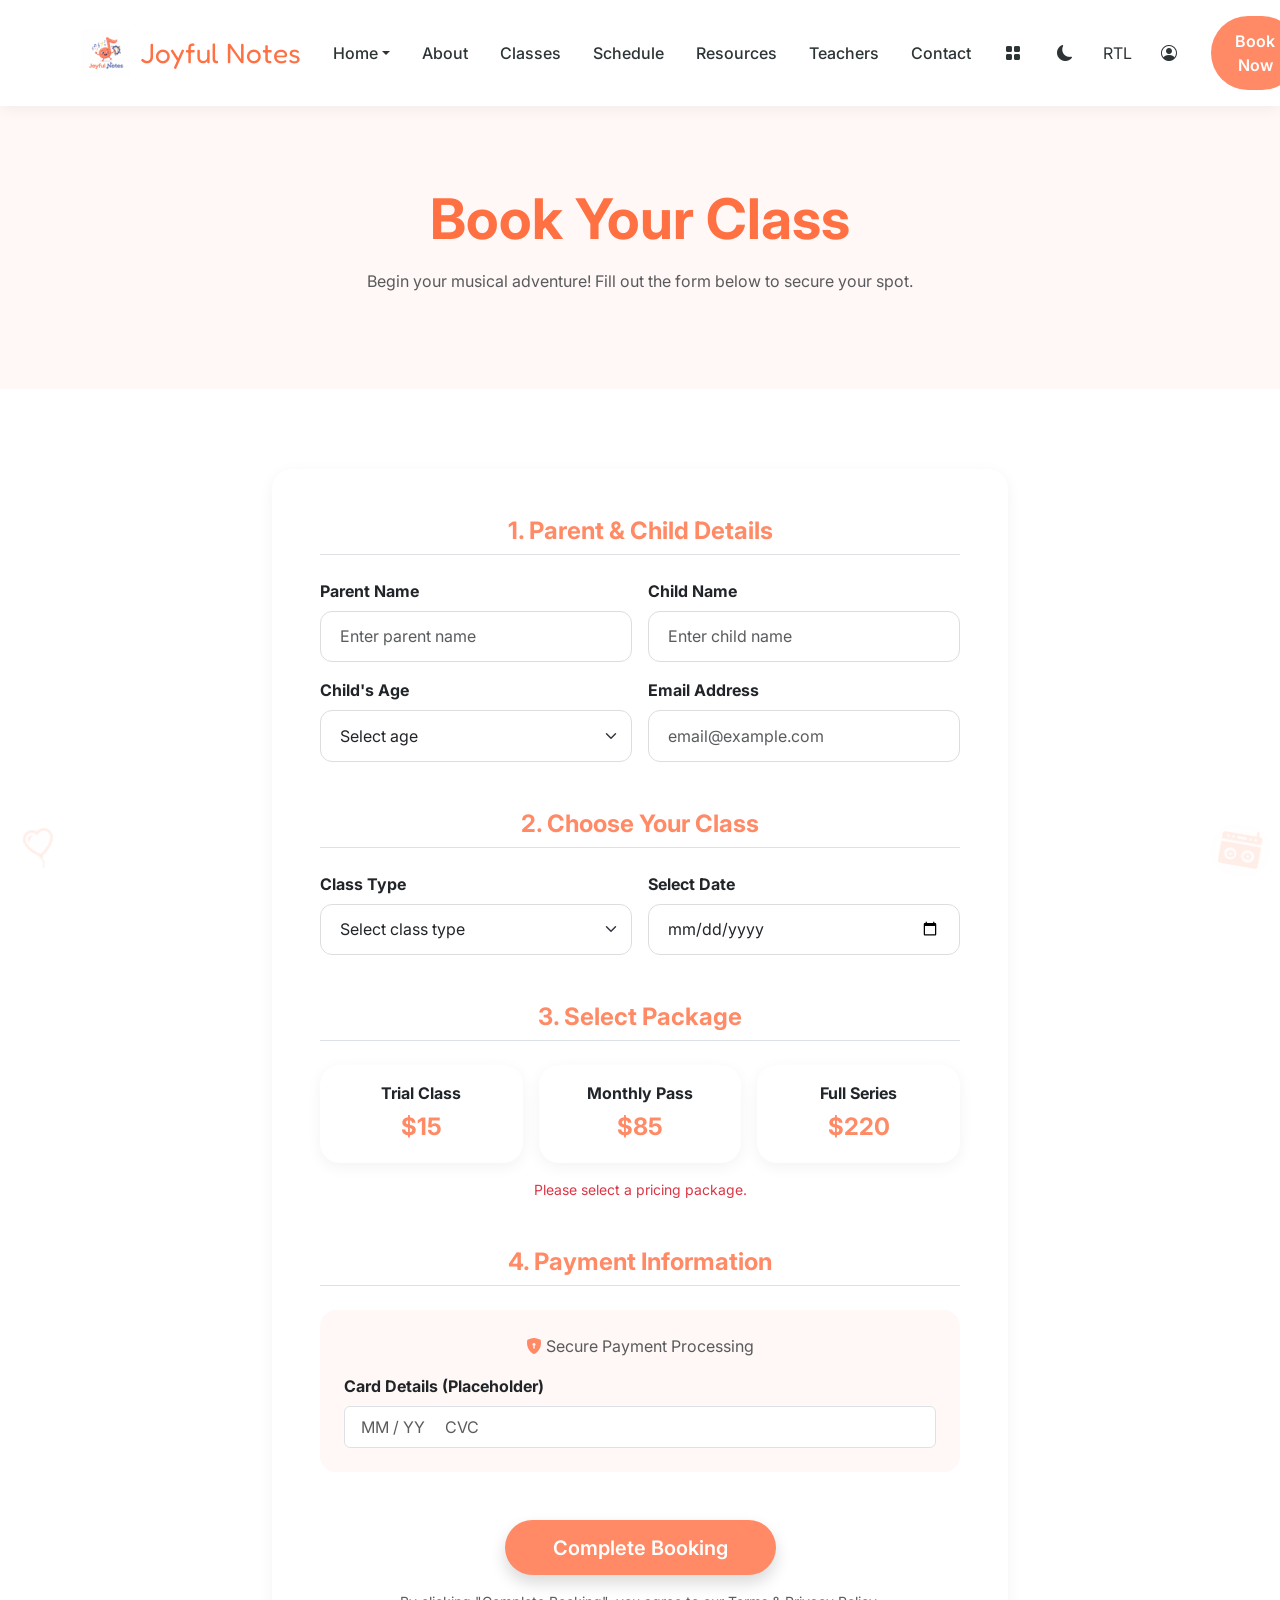
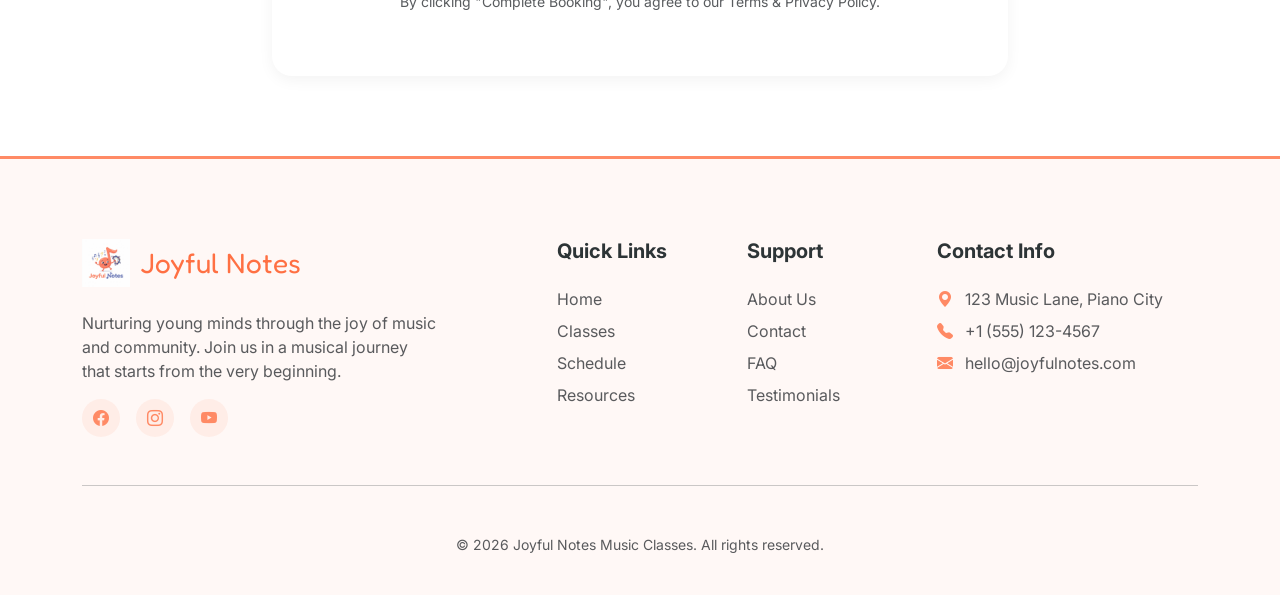
<file: book.html>
<!DOCTYPE html>
<html lang="en">

<head>
    <meta charset="UTF-8">
    <meta name="viewport" content="width=device-width, initial-scale=1.0">
    <title>Book a Class | Joyful Notes</title>
    <!-- Bootstrap 5 CSS -->
    <link href="https://cdn.jsdelivr.net/npm/bootstrap@5.3.0/dist/css/bootstrap.min.css" rel="stylesheet">
    <!-- Bootstrap Icons -->
    <link rel="stylesheet" href="https://cdn.jsdelivr.net/npm/bootstrap-icons@1.11.0/font/bootstrap-icons.css">
    <!-- Custom CSS -->
    <link rel="stylesheet" href="css/index.css">
    <!-- Favicon -->
    <link rel="icon" type="image/png" href="https://cdn-icons-png.flaticon.com/512/461/461238.png">
</head>

<body>
    <!-- Site-wide Preloader -->
    <div id="preloader">
        <div class="loader-note"><i class="bi bi-music-note-beamed"></i></div>
    </div>

    <!-- Header & Navigation -->
    <nav class="navbar navbar-expand-xl sticky-top">
        <div class="container">
            <a class="navbar-brand d-flex align-items-center" href="index.html">
                <img src="img/logo.png" alt="Joyful Notes Logo">
                <span class="brand-font text-primary">Joyful Notes</span>
            </a>
            <button class="navbar-toggler" type="button" data-bs-toggle="collapse" data-bs-target="#navbarNav">
                <span class="navbar-toggler-icon"></span>
            </button>
            <div class="collapse navbar-collapse" id="navbarNav">
                <ul class="navbar-nav ms-auto align-items-center">
                    <!-- Desktop Home Dropdown -->
                    <li class="nav-item dropdown d-none d-xl-block">
                        <a class="nav-link dropdown-toggle" href="#" role="button" data-bs-toggle="dropdown">Home</a>
                        <ul class="dropdown-menu">
                            <li><a class="dropdown-item" href="index.html">Home 1 (Organic)</a></li>
                            <li><a class="dropdown-item" href="home2.html">Home 2 (Premium)</a></li>
                        </ul>
                    </li>
                    <!-- Mobile Home Links -->
                    <li class="nav-item d-xl-none"><a class="nav-link" href="index.html">Home 1 (Organic)</a></li>
                    <li class="nav-item d-xl-none"><a class="nav-link" href="home2.html">Home 2 (Premium)</a></li>
                    <li class="nav-item"><a class="nav-link" href="about.html">About</a></li>
                    <li class="nav-item"><a class="nav-link" href="classes.html">Classes</a></li>
                    <li class="nav-item"><a class="nav-link" href="schedule.html">Schedule</a></li>
                    <li class="nav-item"><a class="nav-link" href="resources.html">Resources</a></li>
                    <li class="nav-item"><a class="nav-link" href="teachers.html">Teachers</a></li>
                    <li class="nav-item"><a class="nav-link" href="contact.html">Contact</a></li>

                    <!-- Icons Section -->
                    <!-- Desktop Dashboard Dropdown -->
                    <li class="nav-item nav-icon-item dropdown d-none d-xl-block">
                        <a href="#" class="nav-icon-link nav-icon-bordered dropdown-toggle no-caret" role="button"
                            data-bs-toggle="dropdown" aria-expanded="false" title="Dashboard">
                            <i class="bi bi-grid-fill"></i>
                        </a>
                        <ul class="dropdown-menu dropdown-menu-end shadow border-0 rounded-4 p-2 mt-2">
                            <li>
                                <h6 class="dropdown-header small text-uppercase opacity-50">Select Dashboard</h6>
                            </li>
                            <li><a class="dropdown-item rounded-3 py-2" href="dashboard.html?role=parent"><i
                                        class="bi bi-person-fill me-2 text-primary"></i> Parents Dashboard</a></li>
                            <li><a class="dropdown-item rounded-3 py-2" href="dashboard.html?role=teacher"><i
                                        class="bi bi-shield-lock-fill me-2 text-secondary"></i> Admin Dashboard</a></li>
                        </ul>
                    </li>
                    <!-- Mobile Dashboard Links -->
                    <li class="nav-item d-xl-none border-top pt-2 mt-2">
                        <h6 class="dropdown-header small text-uppercase px-0 opacity-50">Dashboards</h6>
                    </li>
                    <li class="nav-item d-xl-none"><a class="nav-link" href="dashboard.html?role=parent">Parents Dashboard</a></li>
                    <li class="nav-item d-xl-none"><a class="nav-link" href="dashboard.html?role=teacher">Admin Dashboard</a></li>
                    <li class="nav-item nav-icon-item">
                        <button id="theme-toggle" class="toggle-btn nav-icon-bordered" title="Toggle Theme"><i
                                class="bi bi-moon-fill"></i></button>
                    </li>
                    <li class="nav-item nav-icon-item">
                        <button id="rtl-toggle" class="toggle-btn nav-icon-bordered" title="Toggle RTL">RTL</button>
                    </li>
                    <li class="nav-item nav-icon-item">
                        <a href="login.html" class="nav-icon-link nav-icon-bordered" title="User Profile"><i
                                class="bi bi-person-circle"></i></a>
                    </li>

                    <!-- Book Button -->
                    <li class="nav-item ms-lg-3">
                        <a href="book.html" class="btn btn-primary px-4">Book Now</a>
                    </li>
                </ul>
            </div>
        </div>
    </nav>

    <!-- Booking Header -->
    <header class="bg-soft section-padding text-center reveal">
        <div class="container">
            <h1 class="display-4 fw-bold text-secondary mb-3">Book Your Class</h1>
            <p class="text-muted mx-auto" style="max-width: 600px;">Begin your musical adventure! Fill out the form
                below to secure your spot.</p>
        </div>
    </header>

    <!-- Booking Form Section -->
    <section class="section-padding reveal">
        <div class="container">
            <div class="row justify-content-center">
                <div class="col-lg-8">
                    <div class="card p-5 border-0">
                        <form id="booking-form" class="needs-validation" novalidate>
                            <!-- Step 1: Basic Info -->
                            <div class="mb-5">
                                <h4 class="fw-bold text-primary mb-4 border-bottom pb-2">1. Parent & Child Details</h4>
                                <div class="row g-3">
                                    <div class="col-md-6 text-start">
                                        <label class="form-label fw-bold">Parent Name</label>
                                        <input type="text" class="form-control" placeholder="Enter parent name"
                                            required>
                                        <div class="invalid-feedback">Please enter your name.</div>
                                    </div>
                                    <div class="col-md-6 text-start">
                                        <label class="form-label fw-bold">Child Name</label>
                                        <input type="text" class="form-control" placeholder="Enter child name" required>
                                        <div class="invalid-feedback">Please enter your child's name.</div>
                                    </div>
                                    <div class="col-md-6 text-start">
                                        <label class="form-label fw-bold">Child's Age</label>
                                        <select class="form-select" required>
                                            <option value="" disabled selected>Select age</option>
                                            <option>0–12 months</option>
                                            <option>1–3 years</option>
                                            <option>3–5 years</option>
                                        </select>
                                        <div class="invalid-feedback">Please select your child's age.</div>
                                    </div>
                                    <div class="col-md-6 text-start">
                                        <label class="form-label fw-bold">Email Address</label>
                                        <input type="email" class="form-control" placeholder="email@example.com"
                                            required>
                                        <div class="invalid-feedback">Please enter a valid email.</div>
                                    </div>
                                </div>
                            </div>

                            <!-- Step 2: Class Selection -->
                            <div class="mb-5">
                                <h4 class="fw-bold text-primary mb-4 border-bottom pb-2">2. Choose Your Class</h4>
                                <div class="row g-3">
                                    <div class="col-md-6 text-start">
                                        <label class="form-label fw-bold">Class Type</label>
                                        <select class="form-select" required>
                                            <option value="" disabled selected>Select class type</option>
                                            <option>Baby Class (Mon 9:30am)</option>
                                            <option>Toddler Class (Mon 11:00am)</option>
                                            <option>Mixed Age (Tue 10:00am)</option>
                                        </select>
                                        <div class="invalid-feedback">Please select a class.</div>
                                    </div>
                                    <div class="col-md-6 text-start">
                                        <label class="form-label fw-bold">Select Date</label>
                                        <input type="date" class="form-control" required>
                                        <div class="invalid-feedback">Please select a date.</div>
                                    </div>
                                </div>
                            </div>

                            <!-- Step 3: Package Selection -->
                            <div class="mb-5">
                                <h4 class="fw-bold text-primary mb-4 border-bottom pb-2">3. Select Package</h4>
                                <div class="row g-3">
                                    <div class="col-md-4">
                                        <div
                                            class="form-check card p-3 h-100 text-center border-2 border-primary-hover">
                                            <input class="form-check-input d-none" type="radio" name="package"
                                                id="pkgTrial" required>
                                            <label class="form-check-label w-100 cursor-pointer" for="pkgTrial">
                                                <div class="fw-bold mb-1">Trial Class</div>
                                                <div class="fs-4 text-primary fw-bold">$15</div>
                                            </label>
                                        </div>
                                    </div>
                                    <div class="col-md-4">
                                        <div class="form-check card p-3 h-100 text-center border-2">
                                            <input class="form-check-input d-none" type="radio" name="package"
                                                id="pkgMonthly" required>
                                            <label class="form-check-label w-100 cursor-pointer" for="pkgMonthly">
                                                <div class="fw-bold mb-1">Monthly Pass</div>
                                                <div class="fs-4 text-primary fw-bold">$85</div>
                                            </label>
                                        </div>
                                    </div>
                                    <div class="col-md-4">
                                        <div class="form-check card p-3 h-100 text-center border-2">
                                            <input class="form-check-input d-none" type="radio" name="package"
                                                id="pkgSeries" required>
                                            <label class="form-check-label w-100 cursor-pointer" for="pkgSeries">
                                                <div class="fw-bold mb-1">Full Series</div>
                                                <div class="fs-4 text-primary fw-bold">$220</div>
                                            </label>
                                        </div>
                                    </div>
                                </div>
                                <div class="invalid-feedback d-block mt-3 text-center" id="package-error"
                                    style="display:none;">Please select a pricing package.</div>
                            </div>

                            <!-- Step 4: Payment Placeholder -->
                            <div class="mb-5">
                                <h4 class="fw-bold text-primary mb-4 border-bottom pb-2">4. Payment Information</h4>
                                <div class="bg-soft p-4 rounded-4 text-center">
                                    <p class="text-muted mb-3"><i class="bi bi-shield-lock-fill text-primary"></i>
                                        Secure Payment Processing</p>
                                    <div class="row g-3">
                                        <div class="col-12 text-start">
                                            <label class="form-label fw-bold">Card Details (Placeholder)</label>
                                            <div class="px-3 py-2 border rounded-2 bg-white text-muted">MM / YY &nbsp;
                                                &nbsp; CVC</div>
                                        </div>
                                    </div>
                                </div>
                            </div>

                            <div class="text-center">
                                <button type="submit" class="btn btn-primary btn-lg px-5 rounded-pill shadow">Complete
                                    Booking</button>
                                <p class="text-muted small mt-3">By clicking "Complete Booking", you agree to our Terms
                                    & Privacy Policy.</p>
                            </div>
                        </form>
                    </div>
                </div>
            </div>
        </div>
    </section>

    <!-- Success Modal -->
    <div class="modal fade" id="successModal" tabindex="-1">
        <div class="modal-dialog modal-dialog-centered">
            <div class="modal-content rounded-4 border-0">
                <div class="modal-body text-center p-5">
                    <div class="bg-success text-white rounded-circle d-inline-flex align-items-center justify-content-center mb-4"
                        style="width: 80px; height: 80px; font-size: 2.5rem;">
                        <i class="bi bi-check2"></i>
                    </div>
                    <h3 class="fw-bold text-secondary mb-3">Booking Confirmed!</h3>
                    <p class="mb-4">We're so excited to have you join us. A confirmation email has been sent to your
                        inbox.</p>
                    <a href="dashboard.html" class="btn btn-primary w-100 py-3 rounded-pill fw-bold">Go to My
                        Dashboard</a>
                </div>
            </div>
        </div>
    </div>

    <!-- Footer -->
    <footer>
        <div class="container">
            <div class="row g-4">
                <div class="col-lg-4">
                    <a href="index.html" class="d-flex align-items-center mb-4 text-decoration-none">
                        <img src="img/logo.png" alt="Joyful Notes Logo">
                        <span class="brand-font text-primary">Joyful Notes</span>
                    </a>
                    <p class="text-muted">Nurturing young minds through the joy of music and community. Join us in a
                        musical journey that starts from the very beginning.</p>
                    <div class="d-flex gap-3">
                        <a href="#" class="footer-social-link"><i class="bi bi-facebook"></i></a>
                        <a href="#" class="footer-social-link"><i class="bi bi-instagram"></i></a>
                        <a href="#" class="footer-social-link"><i class="bi bi-youtube"></i></a>
                    </div>
                </div>
                <div class="col-lg-2 ms-lg-auto">
                    <h5 class="fw-bold mb-4">Quick Links</h5>
                    <ul class="list-unstyled">
                        <li class="mb-2"><a href="index.html" class="text-muted text-decoration-none">Home</a></li>
                        <li class="mb-2"><a href="classes.html" class="text-muted text-decoration-none">Classes</a></li>
                        <li class="mb-2"><a href="schedule.html" class="text-muted text-decoration-none">Schedule</a>
                        </li>
                        <li class="mb-2"><a href="resources.html" class="text-muted text-decoration-none">Resources</a>
                        </li>
                    </ul>
                </div>
                <div class="col-lg-2">
                    <h5 class="fw-bold mb-4">Support</h5>
                    <ul class="list-unstyled">
                        <li class="mb-2"><a href="about.html" class="text-muted text-decoration-none">About Us</a></li>
                        <li class="mb-2"><a href="contact.html" class="text-muted text-decoration-none">Contact</a></li>
                        <li class="mb-2"><a href="faq.html" class="text-muted text-decoration-none">FAQ</a></li>
                        <li class="mb-2"><a href="testimonials.html"
                                class="text-muted text-decoration-none">Testimonials</a></li>
                    </ul>
                </div>
                <div class="col-lg-3">
                    <h5 class="fw-bold mb-4">Contact Info</h5>
                    <p class="text-muted mb-2"><i class="bi bi-geo-alt-fill text-primary me-2"></i> 123 Music Lane,
                        Piano City</p>
                    <p class="text-muted mb-2"><i class="bi bi-telephone-fill text-primary me-2"></i> +1 (555) 123-4567
                    </p>
                    <p class="text-muted mb-2"><i class="bi bi-envelope-fill text-primary me-2"></i>
                        hello@joyfulnotes.com</p>
                </div>
            </div>
            <hr class="my-5 opacity-25">
            <div class="text-center text-muted">
                <p class="small mb-0">&copy; 2026 Joyful Notes Music Classes. All rights reserved.</p>
            </div>
        </div>
    </footer>

    <!-- Bootstrap 5 JS -->
    <script src="https://cdn.jsdelivr.net/npm/bootstrap@5.3.0/dist/js/bootstrap.bundle.min.js"></script>
    <!-- Custom JS -->
    <script src="js/main.js"></script>
</body>

</html>
</file>
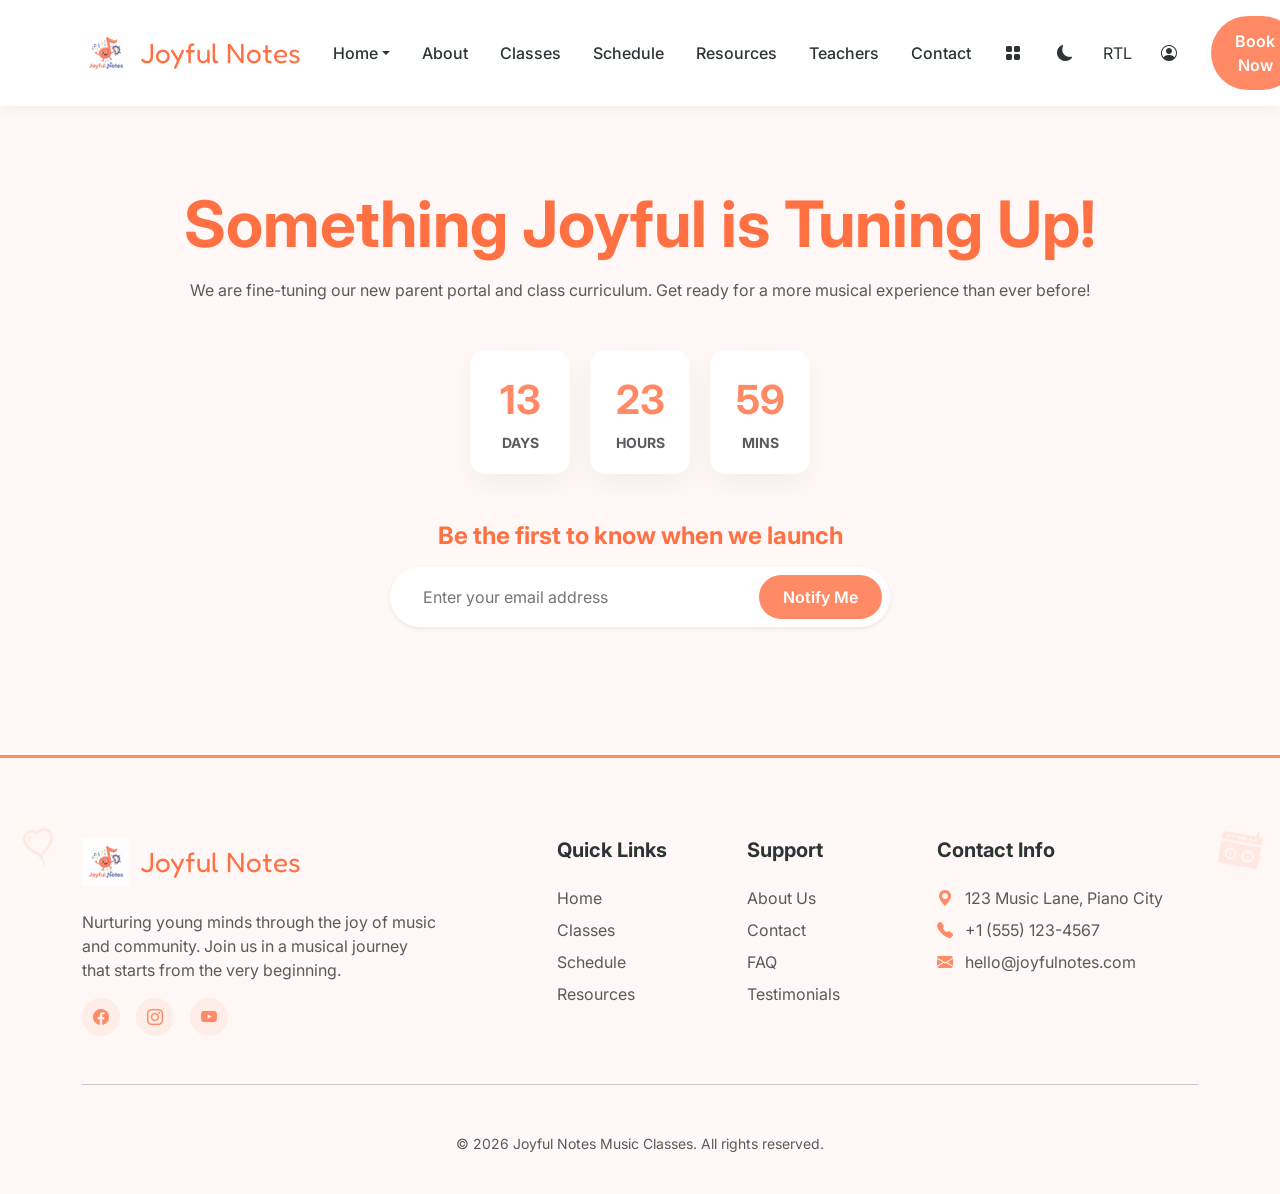
<file: coming-soon.html>
<!DOCTYPE html>
<html lang="en">

<head>
    <meta charset="UTF-8">
    <meta name="viewport" content="width=device-width, initial-scale=1.0">
    <title>Coming Soon | Joyful Notes</title>
    <!-- Bootstrap 5 CSS -->
    <link href="https://cdn.jsdelivr.net/npm/bootstrap@5.3.0/dist/css/bootstrap.min.css" rel="stylesheet">
    <!-- Bootstrap Icons -->
    <link rel="stylesheet" href="https://cdn.jsdelivr.net/npm/bootstrap-icons@1.11.0/font/bootstrap-icons.css">
    <!-- Custom CSS -->
    <link rel="stylesheet" href="css/index.css">
    <!-- Favicon -->
    <link rel="icon" type="image/png" href="https://cdn-icons-png.flaticon.com/512/461/461238.png">
    <style>
        .coming-soon-section {
            min-height: 70vh;
            display: flex;
            align-items: center;
            justify-content: center;
            text-align: center;
            background-color: var(--bg-soft);
            padding: 80px 20px;
            position: relative;
            overflow: hidden;
        }

        .countdown-container {
            display: flex;
            justify-content: center;
            gap: 20px;
            margin: 40px 0;
        }

        .countdown-item {
            background-color: var(--white);
            padding: 20px;
            border-radius: 15px;
            box-shadow: 0 10px 30px rgba(0, 0, 0, 0.05);
            min-width: 100px;
        }

        .countdown-number {
            font-size: 2.5rem;
            font-weight: 700;
            color: var(--primary);
            display: block;
        }

        .newsletter-form {
            max-width: 500px;
            margin: 0 auto;
            background-color: var(--white);
            padding: 8px;
            border-radius: 50px;
            box-shadow: 0 10px 30px rgba(0, 0, 0, 0.05);
            display: flex;
        }

        .newsletter-form input {
            border: none;
            background: none;
            padding: 10px 25px;
            flex-grow: 1;
            outline: none;
        }

        .newsletter-form button {
            border-radius: 50px;
            padding: 10px 30px;
        }
    </style>
</head>

<body>
    <!-- Site-wide Preloader -->
    <div id="preloader">
        <div class="loader-note"><i class="bi bi-music-note-beamed"></i></div>
    </div>

    <!-- Header & Navigation -->
    <nav class="navbar navbar-expand-xl sticky-top">
        <div class="container">
            <a class="navbar-brand d-flex align-items-center" href="index.html">
                <img src="img/logo.png" alt="Joyful Notes Logo">
                <span class="brand-font text-primary">Joyful Notes</span>
            </a>
            <button class="navbar-toggler" type="button" data-bs-toggle="collapse" data-bs-target="#navbarNav">
                <span class="navbar-toggler-icon"></span>
            </button>
            <div class="collapse navbar-collapse" id="navbarNav">
                <ul class="navbar-nav ms-auto align-items-center">
                    <!-- Desktop Home Dropdown -->
                    <li class="nav-item dropdown d-none d-xl-block">
                        <a class="nav-link dropdown-toggle" href="#" role="button" data-bs-toggle="dropdown">Home</a>
                        <ul class="dropdown-menu">
                            <li><a class="dropdown-item" href="index.html">Home 1 (Organic)</a></li>
                            <li><a class="dropdown-item" href="home2.html">Home 2 (Premium)</a></li>
                        </ul>
                    </li>
                    <!-- Mobile Home Links -->
                    <li class="nav-item d-xl-none"><a class="nav-link" href="index.html">Home 1 (Organic)</a></li>
                    <li class="nav-item d-xl-none"><a class="nav-link" href="home2.html">Home 2 (Premium)</a></li>
                    <li class="nav-item"><a class="nav-link" href="about.html">About</a></li>
                    <li class="nav-item"><a class="nav-link" href="classes.html">Classes</a></li>
                    <li class="nav-item"><a class="nav-link" href="schedule.html">Schedule</a></li>
                    <li class="nav-item"><a class="nav-link" href="resources.html">Resources</a></li>
                    <li class="nav-item"><a class="nav-link" href="teachers.html">Teachers</a></li>
                    <li class="nav-item"><a class="nav-link" href="contact.html">Contact</a></li>

                    <!-- Icons Section -->
                    <!-- Desktop Dashboard Dropdown -->
                    <li class="nav-item nav-icon-item dropdown d-none d-xl-block">
                        <a href="#" class="nav-icon-link nav-icon-bordered dropdown-toggle no-caret" role="button"
                            data-bs-toggle="dropdown" aria-expanded="false" title="Dashboard">
                            <i class="bi bi-grid-fill"></i>
                        </a>
                        <ul class="dropdown-menu dropdown-menu-end shadow border-0 rounded-4 p-2 mt-2">
                            <li>
                                <h6 class="dropdown-header small text-uppercase opacity-50">Select Dashboard</h6>
                            </li>
                            <li><a class="dropdown-item rounded-3 py-2" href="dashboard.html?role=parent"><i
                                        class="bi bi-person-fill me-2 text-primary"></i> Parents Dashboard</a></li>
                            <li><a class="dropdown-item rounded-3 py-2" href="dashboard.html?role=teacher"><i
                                        class="bi bi-shield-lock-fill me-2 text-secondary"></i> Admin Dashboard</a></li>
                        </ul>
                    </li>
                    <!-- Mobile Dashboard Links -->
                    <li class="nav-item d-xl-none border-top pt-2 mt-2">
                        <h6 class="dropdown-header small text-uppercase px-0 opacity-50">Dashboards</h6>
                    </li>
                    <li class="nav-item d-xl-none"><a class="nav-link" href="dashboard.html?role=parent">Parents Dashboard</a></li>
                    <li class="nav-item d-xl-none"><a class="nav-link" href="dashboard.html?role=teacher">Admin Dashboard</a></li>
                    <li class="nav-item nav-icon-item">
                        <button id="theme-toggle" class="toggle-btn nav-icon-bordered" title="Toggle Theme"><i
                                class="bi bi-moon-fill"></i></button>
                    </li>
                    <li class="nav-item nav-icon-item">
                        <button id="rtl-toggle" class="toggle-btn nav-icon-bordered" title="Toggle RTL">RTL</button>
                    </li>
                    <li class="nav-item nav-icon-item">
                        <a href="login.html" class="nav-icon-link nav-icon-bordered" title="User Profile"><i
                                class="bi bi-person-circle"></i></a>
                    </li>

                    <!-- Book Button -->
                    <li class="nav-item ms-lg-3">
                        <a href="book.html" class="btn btn-primary px-4">Book Now</a>
                    </li>
                </ul>
            </div>
        </div>
    </nav>

    <div class="coming-soon-section">
        <div class="container">
            <h1 class="display-3 fw-bold text-secondary mb-3">Something Joyful is Tuning Up!</h1>
            <p class="text-muted mb-5">We are fine-tuning our new parent portal and class curriculum. Get ready for
                a more musical experience than ever before!</p>

            <div class="countdown-container">
                <div class="countdown-item">
                    <span class="countdown-number" id="days">14</span>
                    <span class="countdown-label text-muted small text-uppercase fw-bold">Days</span>
                </div>
                <div class="countdown-item">
                    <span class="countdown-number" id="hours">23</span>
                    <span class="countdown-label text-muted small text-uppercase fw-bold">Hours</span>
                </div>
                <div class="countdown-item">
                    <span class="countdown-number" id="minutes">59</span>
                    <span class="countdown-label text-muted small text-uppercase fw-bold">Mins</span>
                </div>
            </div>

            <h4 class="fw-bold mb-3 text-secondary mt-5">Be the first to know when we launch</h4>
            <div class="newsletter-form shadow-sm mb-5 mx-auto">
                <input type="email" placeholder="Enter your email address">
                <button class="btn btn-primary px-4">Notify Me</button>
            </div>
        </div>
    </div>

    <!-- Footer -->
    <footer>
        <div class="container">
            <div class="row g-4">
                <div class="col-lg-4">
                    <a href="index.html" class="d-flex align-items-center mb-4 text-decoration-none">
                        <img src="img/logo.png" alt="Joyful Notes Logo">
                        <span class="brand-font text-primary">Joyful Notes</span>
                    </a>
                    <p class="text-muted">Nurturing young minds through the joy of music and community. Join us in a
                        musical journey that starts from the very beginning.</p>
                    <div class="d-flex gap-3">
                        <a href="#" class="footer-social-link"><i class="bi bi-facebook"></i></a>
                        <a href="#" class="footer-social-link"><i class="bi bi-instagram"></i></a>
                        <a href="#" class="footer-social-link"><i class="bi bi-youtube"></i></a>
                    </div>
                </div>
                <div class="col-lg-2 ms-lg-auto">
                    <h5 class="fw-bold mb-4">Quick Links</h5>
                    <ul class="list-unstyled">
                        <li class="mb-2"><a href="index.html" class="text-muted text-decoration-none">Home</a></li>
                        <li class="mb-2"><a href="classes.html" class="text-muted text-decoration-none">Classes</a></li>
                        <li class="mb-2"><a href="schedule.html" class="text-muted text-decoration-none">Schedule</a>
                        </li>
                        <li class="mb-2"><a href="resources.html" class="text-muted text-decoration-none">Resources</a>
                        </li>
                    </ul>
                </div>
                <div class="col-lg-2">
                    <h5 class="fw-bold mb-4">Support</h5>
                    <ul class="list-unstyled">
                        <li class="mb-2"><a href="about.html" class="text-muted text-decoration-none">About Us</a></li>
                        <li class="mb-2"><a href="contact.html" class="text-muted text-decoration-none">Contact</a></li>
                        <li class="mb-2"><a href="faq.html" class="text-muted text-decoration-none">FAQ</a></li>
                        <li class="mb-2"><a href="testimonials.html"
                                class="text-muted text-decoration-none">Testimonials</a></li>
                    </ul>
                </div>
                <div class="col-lg-3">
                    <h5 class="fw-bold mb-4">Contact Info</h5>
                    <p class="text-muted mb-2"><i class="bi bi-geo-alt-fill text-primary me-2"></i> 123 Music Lane,
                        Piano City</p>
                    <p class="text-muted mb-2"><i class="bi bi-telephone-fill text-primary me-2"></i> +1 (555) 123-4567
                    </p>
                    <p class="text-muted mb-2"><i class="bi bi-envelope-fill text-primary me-2"></i>
                        hello@joyfulnotes.com</p>
                </div>
            </div>
            <hr class="my-5 opacity-25">
            <div class="text-center text-muted">
                <p class="small mb-0">&copy; 2026 Joyful Notes Music Classes. All rights reserved.</p>
            </div>
        </div>
    </footer>

    <!-- Bootstrap 5 JS -->
    <script src="https://cdn.jsdelivr.net/npm/bootstrap@5.3.0/dist/js/bootstrap.bundle.min.js"></script>
    <!-- Custom JS -->
    <script src="js/main.js"></script>
    <script>
        // Simple Countdown Logic
        let countdownDate = new Date().getTime() + (14 * 24 * 60 * 60 * 1000);
        function updateCountdown() {
            let now = new Date().getTime();
            let distance = countdownDate - now;
            let days = Math.floor(distance / (1000 * 60 * 60 * 24));
            let hours = Math.floor((distance % (1000 * 60 * 60 * 24)) / (1000 * 60 * 60));
            let minutes = Math.floor((distance % (1000 * 60 * 60)) / (1000 * 60));
            document.getElementById("days").innerHTML = days;
            document.getElementById("hours").innerHTML = hours;
            document.getElementById("minutes").innerHTML = minutes;
        }
        setInterval(updateCountdown, 1000);
        updateCountdown();
    </script>
</body>

</html>
</file>
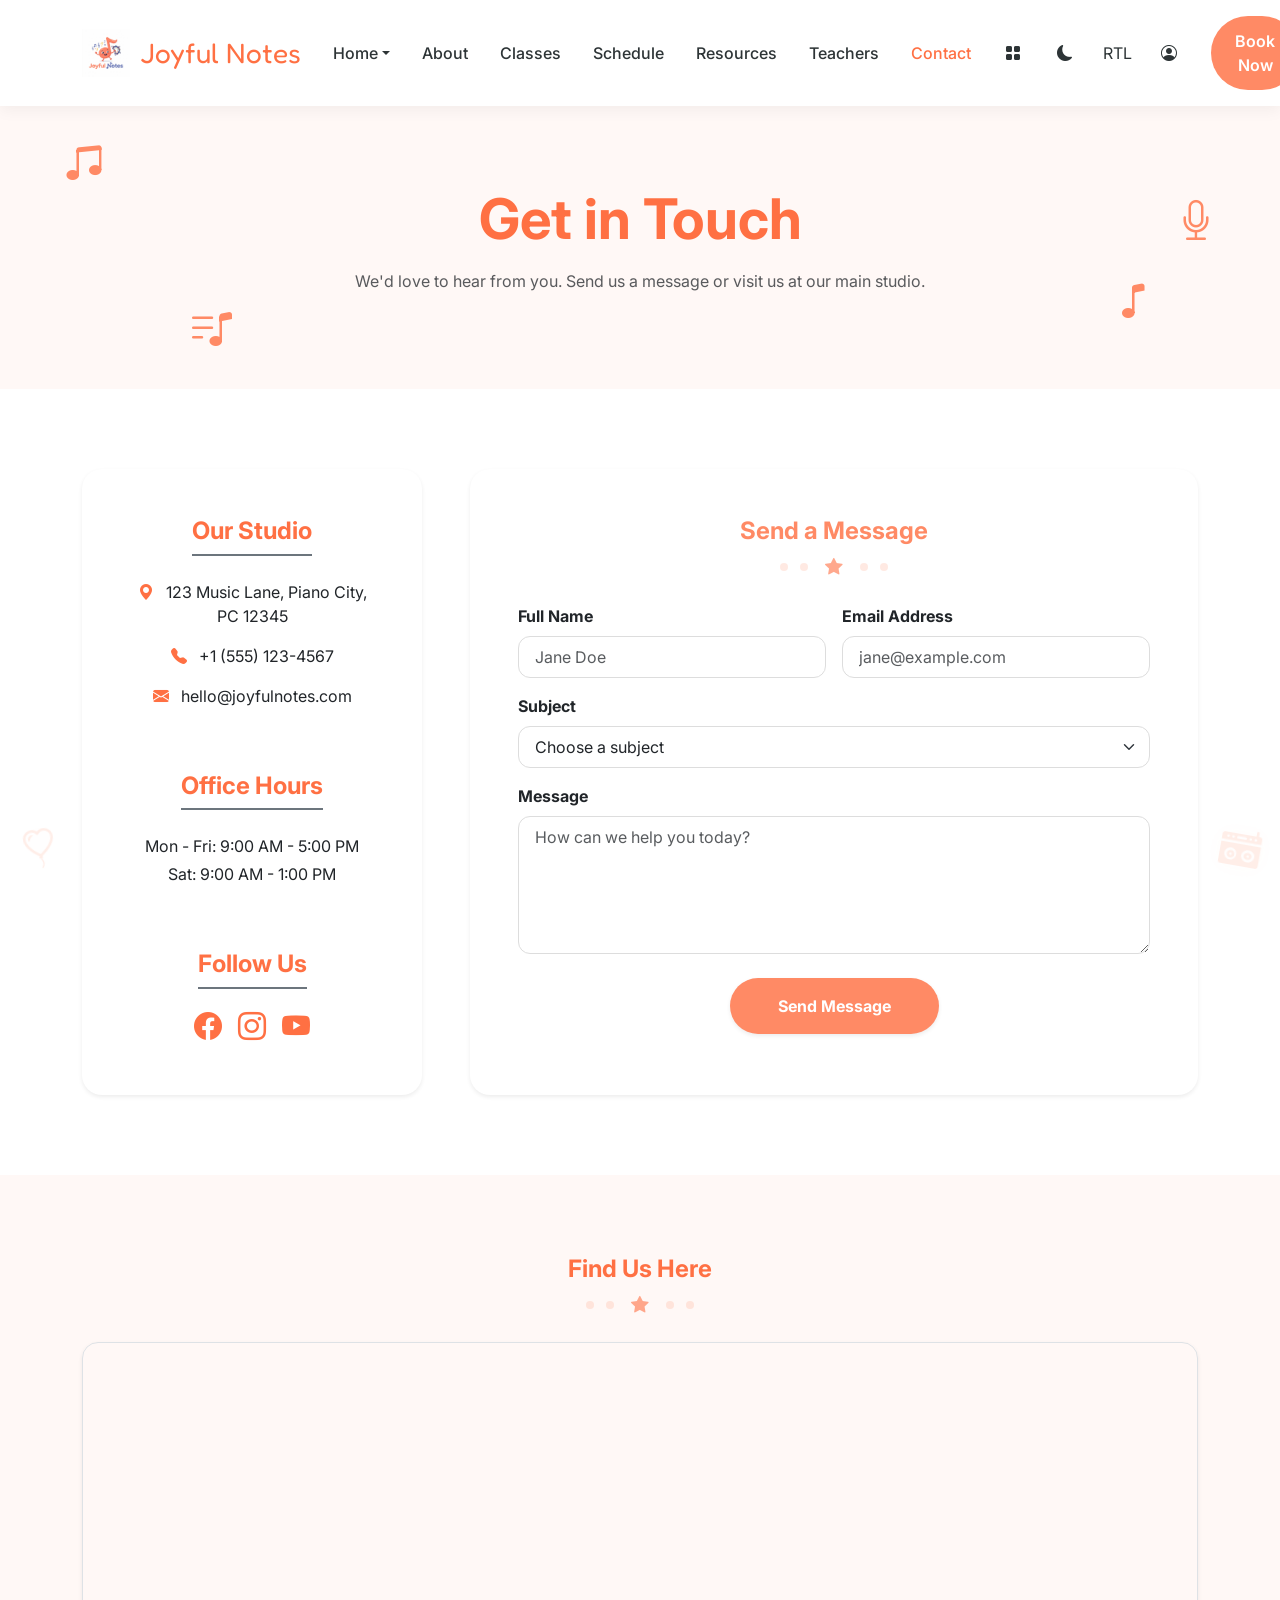
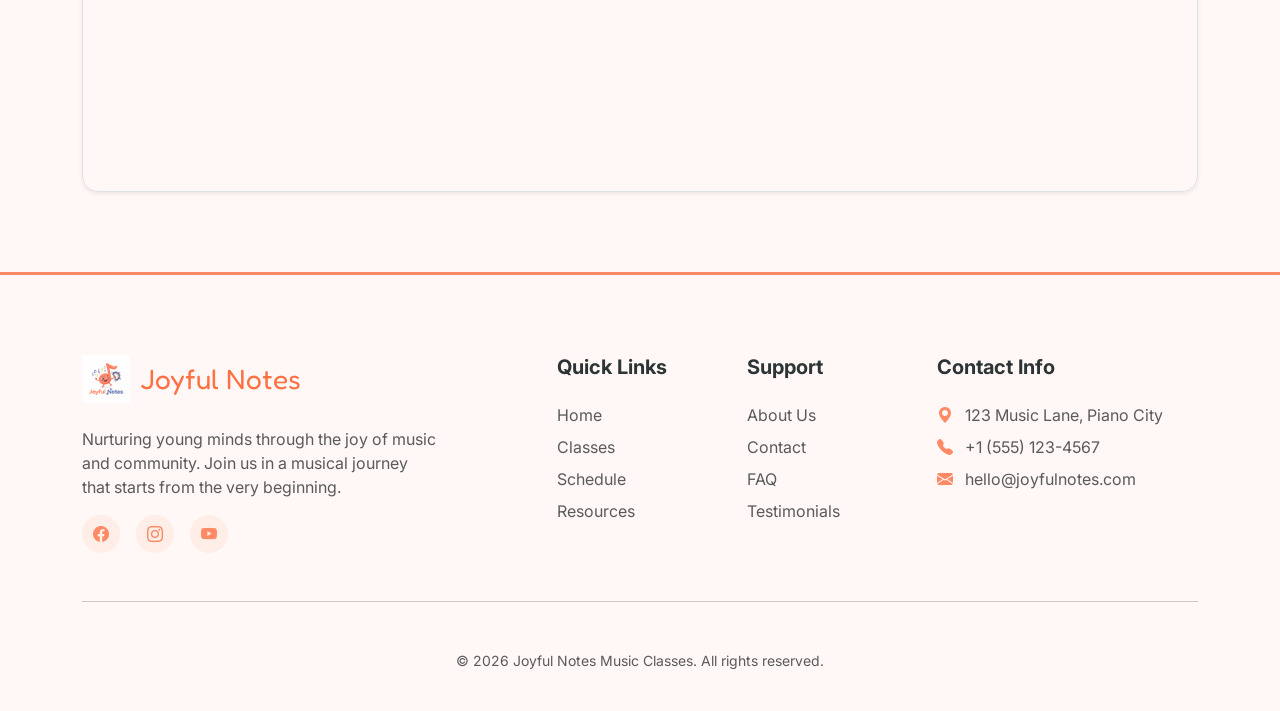
<file: contact.html>
<!DOCTYPE html>
<html lang="en">

<head>
    <meta charset="UTF-8">
    <meta name="viewport" content="width=device-width, initial-scale=1.0">
    <title>Contact Us | Joyful Notes</title>
    <!-- Bootstrap 5 CSS -->
    <link href="https://cdn.jsdelivr.net/npm/bootstrap@5.3.0/dist/css/bootstrap.min.css" rel="stylesheet">
    <!-- Bootstrap Icons -->
    <link rel="stylesheet" href="https://cdn.jsdelivr.net/npm/bootstrap-icons@1.11.0/font/bootstrap-icons.css">
    <!-- Custom CSS -->
    <link rel="stylesheet" href="css/index.css">
    <!-- Favicon -->
    <link rel="icon" type="image/png" href="https://cdn-icons-png.flaticon.com/512/461/461238.png">
</head>

<body>
    <!-- Site-wide Preloader -->
    <div id="preloader">
        <div class="loader-note"><i class="bi bi-music-note-beamed"></i></div>
    </div>

    <!-- Header & Navigation -->
    <nav class="navbar navbar-expand-xl sticky-top">
        <div class="container">
            <a class="navbar-brand d-flex align-items-center" href="index.html">
                <img src="img/logo.png" alt="Joyful Notes Logo">
                <span class="brand-font text-primary">Joyful Notes</span>
            </a>
            <button class="navbar-toggler" type="button" data-bs-toggle="collapse" data-bs-target="#navbarNav">
                <span class="navbar-toggler-icon"></span>
            </button>
            <div class="collapse navbar-collapse" id="navbarNav">
                <ul class="navbar-nav ms-auto align-items-center">
                    <!-- Desktop Home Dropdown -->
                    <li class="nav-item dropdown d-none d-xl-block">
                        <a class="nav-link dropdown-toggle" href="#" role="button" data-bs-toggle="dropdown">Home</a>
                        <ul class="dropdown-menu">
                            <li><a class="dropdown-item" href="index.html">Home 1 (Organic)</a></li>
                            <li><a class="dropdown-item" href="home2.html">Home 2 (Premium)</a></li>
                        </ul>
                    </li>
                    <!-- Mobile Home Links -->
                    <li class="nav-item d-xl-none"><a class="nav-link" href="index.html">Home 1 (Organic)</a></li>
                    <li class="nav-item d-xl-none"><a class="nav-link" href="home2.html">Home 2 (Premium)</a></li>
                    <li class="nav-item"><a class="nav-link" href="about.html">About</a></li>
                    <li class="nav-item"><a class="nav-link" href="classes.html">Classes</a></li>
                    <li class="nav-item"><a class="nav-link" href="schedule.html">Schedule</a></li>
                    <li class="nav-item"><a class="nav-link" href="resources.html">Resources</a></li>
                    <li class="nav-item"><a class="nav-link" href="teachers.html">Teachers</a></li>
                    <li class="nav-item"><a class="nav-link" href="contact.html">Contact</a></li>

                    <!-- Icons Section -->
                    <!-- Desktop Dashboard Dropdown -->
                    <li class="nav-item nav-icon-item dropdown d-none d-xl-block">
                        <a href="#" class="nav-icon-link nav-icon-bordered dropdown-toggle no-caret" role="button"
                            data-bs-toggle="dropdown" aria-expanded="false" title="Dashboard">
                            <i class="bi bi-grid-fill"></i>
                        </a>
                        <ul class="dropdown-menu dropdown-menu-end shadow border-0 rounded-4 p-2 mt-2">
                            <li>
                                <h6 class="dropdown-header small text-uppercase opacity-50">Select Dashboard</h6>
                            </li>
                            <li><a class="dropdown-item rounded-3 py-2" href="dashboard.html?role=parent"><i
                                        class="bi bi-person-fill me-2 text-primary"></i> Parents Dashboard</a></li>
                            <li><a class="dropdown-item rounded-3 py-2" href="dashboard.html?role=teacher"><i
                                        class="bi bi-shield-lock-fill me-2 text-secondary"></i> Admin Dashboard</a></li>
                        </ul>
                    </li>
                    <!-- Mobile Dashboard Links -->
                    <li class="nav-item d-xl-none border-top pt-2 mt-2">
                        <h6 class="dropdown-header small text-uppercase px-0 opacity-50">Dashboards</h6>
                    </li>
                    <li class="nav-item d-xl-none"><a class="nav-link" href="dashboard.html?role=parent">Parents Dashboard</a></li>
                    <li class="nav-item d-xl-none"><a class="nav-link" href="dashboard.html?role=teacher">Admin Dashboard</a></li>
                    <li class="nav-item nav-icon-item">
                        <button id="theme-toggle" class="toggle-btn nav-icon-bordered" title="Toggle Theme"><i
                                class="bi bi-moon-fill"></i></button>
                    </li>
                    <li class="nav-item nav-icon-item">
                        <button id="rtl-toggle" class="toggle-btn nav-icon-bordered" title="Toggle RTL">RTL</button>
                    </li>
                    <li class="nav-item nav-icon-item">
                        <a href="login.html" class="nav-icon-link nav-icon-bordered" title="User Profile"><i
                                class="bi bi-person-circle"></i></a>
                    </li>

                    <!-- Book Button -->
                    <li class="nav-item ms-lg-3">
                        <a href="book.html" class="btn btn-primary px-4">Book Now</a>
                    </li>
                </ul>
            </div>
        </div>
    </nav>

    <!-- Contact Header -->
    <header class="bg-soft section-padding text-center position-relative overflow-hidden reveal">
        <div class="container position-relative z-1">
            <h1 class="display-4 fw-bold text-secondary mb-3">Get in Touch</h1>
            <p class="text-muted mx-auto" style="max-width: 600px;">We'd love to hear from you. Send us a message
                or visit us at our main studio.</p>
        </div>
        <!-- Decorative Music Icons -->
        <div class="position-absolute top-0 start-0 w-100 h-100 pointer-events-none opacity-10">
            <i class="bi bi-music-note-beamed position-absolute text-primary fs-1" style="top: 10%; left: 5%;"></i>
            <i class="bi bi-music-note position-absolute text-primary fs-1" style="bottom: 20%; right: 10%;"></i>
            <i class="bi bi-mic position-absolute text-primary fs-1" style="top: 30%; right: 5%;"></i>
            <i class="bi bi-music-note-list position-absolute text-primary fs-1" style="bottom: 10%; left: 15%;"></i>
        </div>
    </header>

    <!-- Contact Details & Form -->
    <section class="section-padding reveal">
        <div class="container">
            <div class="row g-5">
                <div class="col-lg-4">
                    <div class="card p-5 border-0 shadow-sm h-100">
                        <div class="mb-5">
                            <h4
                                class="fw-bold text-secondary mb-4 border-bottom border-secondary border-2 pb-2 d-inline-block">
                                Our Studio</h4>
                            <p class="text-body"><i class="bi bi-geo-alt-fill text-secondary me-2"></i> 123 Music Lane,
                                Piano City, PC 12345</p>
                            <p class="text-body"><i class="bi bi-telephone-fill text-secondary me-2"></i> +1 (555)
                                123-4567</p>
                            <p class="text-body"><i class="bi bi-envelope-fill text-secondary me-2"></i>
                                hello@joyfulnotes.com</p>
                        </div>
                        <div class="mb-5">
                            <h4
                                class="fw-bold text-secondary mb-4 border-bottom border-secondary border-2 pb-2 d-inline-block">
                                Office Hours</h4>
                            <p class="text-body mb-1">Mon - Fri: 9:00 AM - 5:00 PM</p>
                            <p class="text-body">Sat: 9:00 AM - 1:00 PM</p>
                        </div>
                        <div class="text-center">
                            <h4
                                class="fw-bold text-secondary mb-3 border-bottom border-secondary border-2 pb-2 d-inline-block">
                                Follow Us</h4>
                            <div class="d-flex gap-3 fs-3 justify-content-center">
                                <a href="#" class="text-secondary"><i class="bi bi-facebook"></i></a>
                                <a href="#" class="text-secondary"><i class="bi bi-instagram"></i></a>
                                <a href="#" class="text-secondary"><i class="bi bi-youtube"></i></a>
                            </div>
                        </div>
                    </div>
                </div>

                <div class="col-lg-8">
                    <div class="card p-5 border-0 shadow-sm text-center h-100">
                        <h4 class="fw-bold text-primary mb-2">Send a Message</h4>
                        <div class="section-divider mb-4">
                            <span></span><span></span>
                            <i class="bi bi-star-fill"></i>
                            <span></span><span></span>
                        </div>
                        <form id="contact-form" class="needs-validation text-start" novalidate>
                            <div class="row g-3">
                                <div class="col-md-6">
                                    <label class="form-label fw-bold">Full Name</label>
                                    <input type="text" class="form-control px-3 py-2" placeholder="Jane Doe" required>
                                    <div class="invalid-feedback">Please provide your full name.</div>
                                </div>
                                <div class="col-md-6">
                                    <label class="form-label fw-bold">Email Address</label>
                                    <input type="email" class="form-control px-3 py-2" placeholder="jane@example.com"
                                        required>
                                    <div class="invalid-feedback">Please provide a valid email address.</div>
                                </div>
                                <div class="col-12">
                                    <label class="form-label fw-bold">Subject</label>
                                    <select class="form-select px-3 py-2" required>
                                        <option value="" selected disabled>Choose a subject</option>
                                        <option value="1">Class Inquiry</option>
                                        <option value="2">Free Trial Request</option>
                                        <option value="3">Partnership</option>
                                        <option value="4">Other</option>
                                    </select>
                                    <div class="invalid-feedback">Please select a subject.</div>
                                </div>
                                <div class="col-12">
                                    <label class="form-label fw-bold">Message</label>
                                    <textarea class="form-control px-3 py-2" rows="5"
                                        placeholder="How can we help you today?" required></textarea>
                                    <div class="invalid-feedback">Please enter your message.</div>
                                </div>
                                <div class="col-12 mt-4 text-center">
                                    <button type="submit"
                                        class="btn btn-primary px-5 py-3 rounded-pill fw-bold shadow-sm">Send
                                        Message</button>
                                </div>
                            </div>
                        </form>
                    </div>
                </div>
            </div>
    </section>

    <!-- Map Placeholder -->
    <section class="section-padding bg-soft text-center reveal">
        <div class="container">
            <h4 class="fw-bold text-secondary mb-2">Find Us Here</h4>
            <div class="section-divider mb-4">
                <span></span><span></span>
                <i class="bi bi-star-fill"></i>
                <span></span><span></span>
            </div>
            <div class="rounded-4 overflow-hidden shadow-sm border border-soft" style="height: 450px;">
                <iframe
                    src="https://www.google.com/maps/embed?pb=!1m18!1m12!1m3!1d193595.25280006322!2d-74.11976254740597!3d40.69766374859258!2m3!1f0!2f0!3f0!3m2!1i1024!2i768!4f13.1!3m3!1m2!1s0x89c24fa5d33f083b%3A0xc80b8f06e177fe62!2sNew%20York%2C%20NY!5e0!3m2!1sen!2sus!4v1711862400000!5m2!1sen!2sus"
                    width="100%" height="100%" style="border:0;" allowfullscreen="" loading="lazy"
                    referrerpolicy="no-referrer-when-downgrade">
                </iframe>
            </div>
        </div>
    </section>

    <!-- Footer -->
    <footer>
        <div class="container">
            <div class="row g-4">
                <div class="col-lg-4">
                    <a href="index.html" class="d-flex align-items-center mb-4 text-decoration-none">
                        <img src="img/logo.png" alt="Joyful Notes Logo">
                        <span class="brand-font text-primary">Joyful Notes</span>
                    </a>
                    <p class="text-muted">Nurturing young minds through the joy of music and community. Join us in a
                        musical journey that starts from the very beginning.</p>
                    <div class="d-flex gap-3">
                        <a href="#" class="footer-social-link"><i class="bi bi-facebook"></i></a>
                        <a href="#" class="footer-social-link"><i class="bi bi-instagram"></i></a>
                        <a href="#" class="footer-social-link"><i class="bi bi-youtube"></i></a>
                    </div>
                </div>
                <div class="col-lg-2 ms-lg-auto">
                    <h5 class="fw-bold mb-4">Quick Links</h5>
                    <ul class="list-unstyled">
                        <li class="mb-2"><a href="index.html" class="text-muted text-decoration-none">Home</a></li>
                        <li class="mb-2"><a href="classes.html" class="text-muted text-decoration-none">Classes</a></li>
                        <li class="mb-2"><a href="schedule.html" class="text-muted text-decoration-none">Schedule</a>
                        </li>
                        <li class="mb-2"><a href="resources.html" class="text-muted text-decoration-none">Resources</a>
                        </li>
                    </ul>
                </div>
                <div class="col-lg-2">
                    <h5 class="fw-bold mb-4">Support</h5>
                    <ul class="list-unstyled">
                        <li class="mb-2"><a href="about.html" class="text-muted text-decoration-none">About Us</a></li>
                        <li class="mb-2"><a href="contact.html" class="text-muted text-decoration-none">Contact</a></li>
                        <li class="mb-2"><a href="faq.html" class="text-muted text-decoration-none">FAQ</a></li>
                        <li class="mb-2"><a href="testimonials.html"
                                class="text-muted text-decoration-none">Testimonials</a></li>
                    </ul>
                </div>
                <div class="col-lg-3">
                    <h5 class="fw-bold mb-4">Contact Info</h5>
                    <p class="text-muted mb-2"><i class="bi bi-geo-alt-fill text-primary me-2"></i> 123 Music Lane,
                        Piano City</p>
                    <p class="text-muted mb-2"><i class="bi bi-telephone-fill text-primary me-2"></i> +1 (555) 123-4567
                    </p>
                    <p class="text-muted mb-2"><i class="bi bi-envelope-fill text-primary me-2"></i>
                        hello@joyfulnotes.com</p>
                </div>
            </div>
            <hr class="my-5 opacity-25">
            <div class="text-center text-muted">
                <p class="small mb-0">&copy; 2026 Joyful Notes Music Classes. All rights reserved.</p>
            </div>
        </div>
    </footer>

    <!-- Bootstrap 5 JS -->
    <script src="https://cdn.jsdelivr.net/npm/bootstrap@5.3.0/dist/js/bootstrap.bundle.min.js"></script>
    <script src="js/main.js"></script>
</body>

</html>
</file>
<file: css/index.css>
/* 
  Baby & Toddler Music Classes - Design System 
  Primary: #FF8A65 (Soft Coral)
  Secondary: #FF7043 (Vibrant Orange)
  Accent: #FFD54F (Soft Yellow)
*/

@import url('https://fonts.googleapis.com/css2?family=Fredoka:wght@300..700&family=Inter:ital,opsz,wght@0,14..32,100..900;1,14..32,100..900&display=swap');

:root {
    --primary: #FF8A65;
    --secondary: #FF7043;
    --hover: #FF7043;
    --accent: #FFD54F;
    --bg-light: #FFFFFF;
    --bg-soft: #FFF8F6;
    --text-main: #2D3436;
    --text-muted: #636E72;
    --white: #FFFFFF;
    --shadow: 0 4px 15px rgba(0, 0, 0, 0.05);
    --border-radius: 20px;
    --transition: all 0.4s cubic-bezier(0.4, 0, 0.2, 1);

    /* Dashboard Light Mode default */
    --dash-sidebar-bg: #FFFFFF;
    --dash-main-bg: #F8FAFC;
    --dash-border: rgba(0, 0, 0, 0.05);
    --dash-card-bg: #FFFFFF;
}

/* Custom Branded Scrollbar */
::-webkit-scrollbar {
    width: 10px;
}

::-webkit-scrollbar-track {
    background: var(--bg-soft);
}

::-webkit-scrollbar-thumb {
    background: var(--primary);
    border-radius: 10px;
    border: 3px solid var(--bg-soft);
}

::-webkit-scrollbar-thumb:hover {
    background: var(--secondary);
}

/* Site-wide Preloader */
#preloader {
    position: fixed;
    top: 0;
    left: 0;
    width: 100%;
    height: 100%;
    background-color: var(--white);
    display: flex;
    justify-content: center;
    align-items: center;
    z-index: 9999;
    transition: opacity 0.5s ease, visibility 0.5s ease;
}

.loader-note {
    font-size: 4rem;
    color: var(--primary);
    animation: bounce 1.5s infinite;
}

#preloader.fade-out {
    opacity: 0;
    visibility: hidden;
}

/* Global Bootstrap Overrides - Force Orange */
.text-primary,
.text-info {
    color: var(--primary) !important;
}

.text-secondary {
    color: var(--secondary) !important;
}

.btn-primary,
.btn-info {
    background-color: var(--primary) !important;
    border-color: var(--primary) !important;
    color: #FFFFFF !important;
}

.btn-primary:hover,
.btn-info:hover {
    background-color: var(--hover) !important;
    border-color: var(--hover) !important;
}

.btn-outline-primary,
.btn-outline-info {
    border-color: var(--primary) !important;
    color: var(--primary) !important;
}

.btn-outline-primary:hover,
.btn-outline-info:hover {
    background-color: var(--hover) !important;
    border-color: var(--hover) !important;
    color: #FFFFFF !important;
}

.bg-primary,
.bg-info {
    background-color: var(--primary) !important;
}

.bg-secondary {
    background-color: var(--secondary) !important;
}

.bg-accent {
    background-color: var(--accent) !important;
}

[data-theme="dark"] {
    --bg-light: #121212;
    --bg-soft: #1E1E1E;
    --text-main: #F5F7FA;
    --text-muted: #A0AEC0;
    --white: #25282C;
    --shadow: 0 4px 20px rgba(0, 0, 0, 0.5);

    /* Dashboard specific dark mode colors */
    --dash-sidebar-bg: #1A1D21;
    --dash-main-bg: #121417;
    --dash-border: rgba(255, 255, 255, 0.08);
    --dash-card-bg: #25282C;

    /* Deep Contrast Bootstrap Mappings */
    --bs-body-color: var(--text-main);
    --bs-body-bg: var(--bg-light);
    --bs-secondary-color: var(--text-muted);
    --bs-tertiary-color: rgba(255, 255, 255, 0.5);
    --bs-emphasis-color: #FFFFFF;
}

/* Global table visibility refinement in dark mode */
[data-theme="dark"] .table tr td,
[data-theme="dark"] .table tr th {
    color: var(--text-main) !important;
}

/* Fix subtle backgrounds for dark mode */
[data-theme="dark"] .bg-primary-subtle {
    background-color: rgba(255, 138, 101, 0.15) !important;
    color: #FFA28D !important;
    border: 1px solid rgba(255, 138, 101, 0.25);
}

[data-theme="dark"] .bg-secondary-subtle {
    background-color: rgba(255, 112, 67, 0.15) !important;
    color: #FFB399 !important;
    border: 1px solid rgba(255, 112, 67, 0.25);
}

/* Global Dark Mode Fixes for Bootstrap Components */
[data-theme="dark"] .text-muted,
[data-theme="dark"] .text-body-secondary,
[data-theme="dark"] .text-black-50 {
    color: #E2E8F0 !important;
    /* Ultra-bright gray for maximum readability */
}

[data-theme="dark"] .text-body,
[data-theme="dark"] .card p,
[data-theme="dark"] .card span,
[data-theme="dark"] .card li {
    color: #FFFFFF !important;
    /* Force pure white for card text in dark mode */
}

[data-theme="dark"] .text-primary {
    color: #FFA28D !important;
    /* Lighter coral/orange for dark mode */
}

[data-theme="dark"] .text-secondary {
    color: #FFB399 !important;
    /* Lighter vibrant orange for dark mode */
}

[data-theme="dark"] .brand-font {
    color: var(--secondary) !important;
}

[data-theme="dark"] p,
[data-theme="dark"] span,
[data-theme="dark"] li,
[data-theme="dark"] label {
    color: var(--text-main);
}

[data-theme="dark"] i {
    color: inherit;
    /* Ensure icons inherit the high-contrast text color */
}

[data-theme="dark"] .dropdown-menu {
    background-color: var(--white);
    border-color: var(--dash-border);
}

[data-theme="dark"] .dropdown-item {
    color: var(--text-main);
}

[data-theme="dark"] .dropdown-item:hover {
    background-color: var(--bg-soft);
}

[data-theme="dark"] .accordion-item {
    background-color: var(--white);
    border-color: var(--dash-border);
}

[data-theme="dark"] .accordion-button {
    background-color: var(--white);
    color: var(--text-main);
}

[data-theme="dark"] .accordion-button:not(.collapsed) {
    background-color: var(--bg-soft);
    color: var(--primary);
}

[data-theme="dark"] .accordion-body {
    color: var(--text-muted);
}

[data-theme="dark"] .form-control,
[data-theme="dark"] .form-select,
[data-theme="dark"] .input-group-text,
[data-theme="dark"] .lead {
    background-color: #2D3436;
    border-color: var(--dash-border);
    color: #FFFFFF !important;
}

/* Fix Calendar Icon in Dark Mode */
[data-theme="dark"] .form-control::-webkit-calendar-picker-indicator {
    filter: invert(1) brightness(100%);
}

[data-theme="dark"] .form-control::placeholder {
    color: #A0AEC0 !important;
}

[data-theme="dark"] .form-control:focus {
    background-color: #2D3436;
    color: #FFFFFF !important;
}

[data-theme="dark"] .modal-content {
    background-color: var(--white);
    color: var(--text-main);
}

[data-theme="dark"] .list-group-item {
    background-color: var(--white);
    border-color: var(--dash-border);
    color: var(--text-main);
}

[data-theme="dark"] .bg-white {
    background-color: var(--white) !important;
}

[data-theme="dark"] .bg-soft {
    background-color: var(--bg-soft) !important;
}

[data-theme="dark"] .bg-light {
    background-color: var(--bg-light) !important;
}

[data-theme="dark"] .text-dark,
[data-theme="dark"] .text-black {
    color: var(--text-main) !important;
}

/* Ensure contrast in dark mode for badges with yellow accent background */
[data-theme="dark"] .badge.bg-accent.text-dark {
    color: #2D3436 !important;
}

[data-theme="dark"] .bg-success-subtle {
    background-color: rgba(25, 135, 84, 0.2) !important;
    color: #4ade80 !important;
    border: 1px solid rgba(25, 135, 84, 0.3);
}

/* Fix for table-light rows in dark mode to avoid light-on-light visibility issues */
[data-theme="dark"] .table-light {
    --bs-table-bg: rgba(255, 255, 255, 0.05) !important;
    color: var(--text-main) !important;
}

/* Fix for light badges in dark mode */
[data-theme="dark"] .badge.bg-light {
    background-color: rgba(255, 255, 255, 0.1) !important;
    color: #E2E8F0 !important;
}

[data-theme="dark"] .btn-light {
    background-color: var(--bg-soft);
    border-color: var(--dash-border);
    color: var(--text-main);
}

[dir="rtl"] {
    text-align: right;
}

/* Global Reset & Utility Styling */
:focus {
    outline-color: var(--primary) !important;
}

.form-control:focus,
.form-select:focus {
    border-color: var(--primary) !important;
    box-shadow: 0 0 0 0.25rem rgba(255, 138, 101, 0.25) !important;
}

a {
    color: var(--secondary);
    text-decoration: none;
    transition: var(--transition);
}

a:hover {
    color: var(--hover);
}

body {
    font-family: 'Inter', sans-serif;
    background-color: var(--bg-light);
    color: var(--text-main);
    transition: var(--transition);
    overflow-x: hidden;
}

.navbar-brand img {
    height: 48px !important;
    width: auto !important;
}

.brand-font {
    font-family: 'Fredoka', sans-serif;
    color: var(--secondary) !important;
    font-size: 1.75rem !important;
    /* Standardized fs-3 equivalent */
    white-space: nowrap;
    line-height: 1;
    margin-inline-start: 10px;
    /* Consistent gap between logo and text */
}

/* Unified Brand Logo Size */
.navbar-brand img,
.auth-card img,
footer .d-flex.align-items-center img {
    height: 48px !important;
    width: auto !important;
}

[data-theme="dark"] .brand-font {
    color: var(--secondary) !important;
}

/* Navbar Customization */
.navbar {
    background-color: var(--bg-light);
    box-shadow: var(--shadow);
    padding: 1rem 0;
    transition: var(--transition);
    z-index: 1100; /* Ensure navbar stays above absolute items */
}

@media (max-width: 1199.98px) {
    .navbar-collapse {
        position: absolute;
        top: 100%;
        left: 0;
        right: 0;
        background: var(--bg-light);
        padding: 1.5rem 2rem;
        box-shadow: var(--shadow);
        z-index: 1050;
        border-bottom-left-radius: 20px;
        border-bottom-right-radius: 20px;
        max-height: 85vh;
        overflow-y: auto;
        /* Hide scrollbar for Chrome, Safari and Opera */
        scrollbar-width: none; /* Firefox */
        -ms-overflow-style: none; /* IE and Edge */
    }

    .navbar-collapse::-webkit-scrollbar {
        display: none; /* Chrome, Safari and Opera */
    }

    [data-theme="dark"] .navbar-collapse {
        background: var(--white);
    }
}

.navbar-brand:hover .brand-font {
    color: var(--hover) !important;
}

.navbar-brand:hover .brand-font {
    color: var(--hover) !important;
}

.nav-link {
    color: var(--text-main) !important;
    font-weight: 500;
    margin: 0 0.5rem;
    transition: var(--transition);
}

.nav-link:hover,
.nav-link.active {
    color: var(--hover) !important;
}

/* Dropdown Customization */
.dropdown-item {
    transition: var(--transition);
}

.dropdown-item:hover {
    background-color: var(--bg-soft);
    color: var(--secondary) !important;
}

.dropdown-item.active,
.dropdown-item:active {
    background-color: var(--secondary) !important;
    color: white !important;
}

/* Buttons */
.btn-primary {
    background-color: var(--primary);
    border: none;
    padding: 0.8rem 2rem;
    border-radius: 50px;
    font-weight: 600;
    transition: var(--transition);
    color: white !important;
}

.btn-primary:hover {
    background-color: var(--hover);
    transform: translateY(-5px) scale(1.05);
    box-shadow: 0 10px 20px rgba(255, 112, 67, 0.3);
    color: white !important;
}

.btn-outline-primary {
    border: 2px solid var(--primary);
    color: var(--primary);
    padding: 0.8rem 2rem;
    border-radius: 50px;
    font-weight: 600;
    transition: var(--transition);
}

.btn-outline-primary:hover {
    background-color: var(--hover);
    border-color: var(--hover);
    color: white !important;
}

/* Cards */
.card {
    background-color: var(--white);
    border: none;
    border-radius: var(--border-radius);
    box-shadow: var(--shadow);
    transition: var(--transition);
    padding: 2rem;
    display: flex;
    flex-direction: column;
    text-align: center;
    height: 100%;
}

.card:hover {
    transform: translateY(-10px);
}

.learn-more-link {
    display: inline-block;
    margin-top: auto;
    width: fit-content;
    margin-left: auto;
    margin-right: auto;
    transition: var(--transition);
}

.learn-more-link:hover {
    transform: translateX(5px);
}

/* Section Styling */
.section-padding {
    padding: 80px 0;
}

.bg-soft {
    background-color: var(--bg-soft);
}

/* Animations */
@keyframes bounce {

    0%,
    100% {
        transform: translateY(0);
    }

    50% {
        transform: translateY(-15px);
    }
}

.bounce {
    animation: bounce 3s infinite ease-in-out;
}

.hero-image-wrapper {
    position: relative;
    z-index: 1;
}

/* Removed hero dotted border as requested */
.hero-image-wrapper::before {
    display: none !important;
}

/* RTL Specific Overrides */
[dir="rtl"] .ms-auto {
    margin-right: auto !important;
    margin-left: initial !important;
}

[dir="rtl"] .me-auto {
    margin-left: auto !important;
    margin-right: initial !important;
}

/* Dark Mode Toggles & RTL Toggles */
.nav-icon-bordered {
    border: 1px solid var(--dash-border);
    border-radius: 50%;
    width: 40px;
    height: 40px;
    display: flex;
    align-items: center;
    justify-content: center;
    color: var(--secondary);
    transition: var(--transition);
}

.no-caret::after {
    display: none !important;
}

.nav-icon-link.no-caret {
    padding: 0;
}

/* Premium Orange Accordion */
.accordion-premium-orange .accordion-button:not(.collapsed) {
    background-color: var(--primary) !important;
    color: white !important;
    box-shadow: none;
}

.accordion-premium-orange .accordion-button::after {
    filter: brightness(0) invert(1);
    /* Makes the arrow white */
}

.accordion-premium-orange .accordion-item {
    border: none;
    background: transparent;
}

/* Hexagon Design Utility */
.hexagon-wrapper {
    position: relative;
    width: 120px;
    height: 140px;
    /* Slightly taller for pointy-top aspect ratio */
    margin: 0 auto;
    filter: drop-shadow(0 10px 20px rgba(0, 0, 0, 0.1));
}

.hexagon-image {
    width: 100%;
    height: 100%;
    object-fit: cover;
    clip-path: polygon(50% 0%, 100% 25%, 100% 75%, 50% 100%, 0% 75%, 0% 25%);
    transition: var(--transition);
    display: block;
}

.hexagon-wrapper::before {
    content: '';
    position: absolute;
    top: -5px;
    left: -5px;
    right: -5px;
    bottom: -5px;
    background-color: var(--secondary);
    clip-path: polygon(50% 0%, 100% 25%, 100% 75%, 50% 100%, 0% 75%, 0% 25%);
    z-index: -1;
    opacity: 0.2;
    transition: var(--transition);
}

.hexagon-wrapper:hover .hexagon-image {
    transform: scale(1.05);
}

.hexagon-wrapper:hover::before {
    opacity: 0.6;
    transform: scale(1.08);
}

/* Specific Sizes */
.hexagon-xs {
    width: 60px;
    height: 70px;
}

.hexagon-sm {
    width: 80px;
    height: 92px;
}

.hexagon-md {
    width: 120px;
    height: 139px;
}

.hexagon-lg {
    width: 180px;
    height: 208px;
}

.nav-icon-link,
.toggle-btn {
    width: 42px;
    height: 42px;
    display: flex;
    align-items: center;
    justify-content: center;
    border-radius: 50%;
    color: var(--text-main);
    text-decoration: none;
    transition: var(--transition);
    background: transparent;
    border: 1px solid transparent;
    padding: 0;
}

.nav-icon-link:hover,
.toggle-btn:hover {
    background-color: var(--bg-soft);
    color: var(--primary);
    transform: translateY(-5px) scale(1.1);
}

/* Navbar Icons Spacing */
.nav-icon-item {
    margin: 0 5px;
}

/* Unique How Classes Work Style (Floating Cards with Connections) */
.how-it-works-path {
    position: relative;
    padding: 40px 0;
}

.how-step-card {
    background: var(--white);
    padding: 30px;
    border-radius: 30px;
    box-shadow: var(--shadow);
    transition: var(--transition);
    border: 1px solid rgba(0, 0, 0, 0.05);
    height: 100%;
    z-index: 2;
    position: relative;
}

.how-step-card:hover {
    transform: translateY(-15px);
    box-shadow: 0 20px 40px rgba(255, 138, 101, 0.15);
}

.how-step-number {
    width: 60px;
    height: 60px;
    background: linear-gradient(135deg, var(--primary), var(--secondary));
    color: white;
    border-radius: 50%;
    display: flex;
    align-items: center;
    justify-content: center;
    font-size: 1.5rem;
    font-weight: 800;
    margin: -60px auto 20px;
    border: 5px solid var(--bg-light);
    box-shadow: var(--shadow);
}

.how-line-connector {
    position: absolute;
    top: 50%;
    left: 0;
    right: 0;
    height: 4px;
    background: rgba(255, 112, 67, 0.2);
    z-index: 1;
    transform: translateY(-50%);
}

[data-theme="dark"] .how-step-card {
    border-color: rgba(255, 255, 255, 0.1);
}

/* Benefit/Class Images */
.feature-image-wrapper {
    width: 100%;
    height: 200px;
    border-radius: 20px;
    overflow: hidden;
    margin-bottom: 20px;
}

.feature-image-wrapper img {
    width: 100%;
    height: 100%;
    object-fit: cover;
    transition: var(--transition);
}

.feature-image-wrapper img:hover {
    transform: scale(1.1);
}

/* Section Header Divider (Hexagon & Divider) */
.section-divider {
    display: flex;
    align-items: center;
    justify-content: center;
    gap: 8px;
    margin-bottom: 50px;
    color: var(--primary);
    opacity: 0.6;
}

.section-divider span {
    width: 6px;
    height: 6px;
    background-color: var(--primary);
    border-radius: 50%;
    display: inline-block;
}

.section-divider i {
    font-size: 1.2rem;
    margin: 0 5px;
}

/* Universal Star Header Styling */
.star-header {
    position: relative;
    padding-bottom: 5px;
    margin-bottom: 20px;
    display: flex;
    align-items: center;
    justify-content: space-between;
    gap: 15px;
}

.star-header::after {
    display: none;
}

.star-header h5 {
    margin-bottom: 0;
    font-weight: 700;
}

[data-theme="dark"] .star-header::after {
    background: var(--dash-card-bg);
}

.hexagon-wrapper {
    position: relative;
    width: 220px;
    height: 250px;
    background: white;
    /* Hexagon Border Color */
    clip-path: polygon(50% 0%, 100% 25%, 100% 75%, 50% 100%, 0% 75%, 0% 25%);
    margin: 0 auto 25px;
    display: flex;
    align-items: center;
    justify-content: center;
    filter: drop-shadow(0 10px 15px rgba(0, 0, 0, 0.1));
}

.hexagon-img {
    width: calc(100% - 12px);
    /* Controls border thickness */
    height: calc(100% - 12px);
    object-fit: cover;
    clip-path: polygon(50% 0%, 100% 25%, 100% 75%, 50% 100%, 0% 75%, 0% 25%);
    transition: var(--transition);
}

.hexagon-wrapper:hover .hexagon-img {
    transform: scale(1.1);
}

.staff-card {
    text-align: center;
    background: transparent !important;
    box-shadow: none !important;
    padding: 0 !important;
}

.staff-card h4 {
    font-size: 1.25rem;
    font-weight: 700;
    margin-bottom: 5px;
    color: var(--text-main);
}

.staff-card .role {
    font-style: italic;
    font-size: 0.9rem;
    color: var(--secondary);
    margin-bottom: 15px;
    font-weight: 500;
}

.staff-card .description {
    font-size: 0.85rem;
    color: var(--text-muted);
    line-height: 1.6;
    max-width: 250px;
    margin: 0 auto;
}

[data-theme="dark"] .hexagon-wrapper {
    background: rgba(255, 255, 255, 0.1);
}

[data-theme="dark"] .staff-card h4 {
    color: #ffffff !important;
    text-shadow: 0 2px 5px rgba(0, 0, 0, 0.5);
}

.scroll-top {
    position: fixed;
    bottom: 30px;
    right: 30px;
    width: 48px;
    height: 48px;
    background-color: var(--primary);
    color: white;
    border: none;
    border-radius: 50%;
    display: flex;
    align-items: center;
    justify-content: center;
    font-size: 1.4rem;
    cursor: pointer;
    opacity: 0;
    visibility: hidden;
    transition: var(--transition);
    z-index: 1000;
    box-shadow: 0 4px 12px rgba(0, 0, 0, 0.15);
}

.scroll-top.show {
    opacity: 1;
    visibility: visible;
    bottom: 30px;
}

.scroll-top:hover {
    background-color: var(--secondary);
    transform: translateY(-5px);
    color: white;
}

/* Auth Pages Minimal Styles */
.auth-controls-fixed {
    position: fixed;
    top: 20px;
    right: 20px;
    z-index: 1050;
    display: flex;
    gap: 10px;
}

/* Footer Social Hover Enhancement */
footer .bi {
    transition: var(--transition);
}

footer a:hover .bi {
    color: var(--primary) !important;
    transform: translateY(-5px) scale(1.2);
    display: inline-block;
}

/* Scroll Reveal Animations */
.reveal {
    position: relative;
    opacity: 0;
    transform: translateY(30px);
    transition: all 0.8s ease-out;
}

.reveal.active {
    opacity: 1;
    transform: translateY(0);
}

/* Auth Page Orange Theme Overrides (Dark Mode Protection) */
[data-theme="dark"] .auth-card {
    border: 2px solid var(--primary) !important;
}

[data-theme="dark"] .auth-card h2,
[data-theme="dark"] .auth-card p,
[data-theme="dark"] .auth-card label,
[data-theme="dark"] .auth-card .form-check-label,
[data-theme="dark"] .auth-card .or-divider {
    color: var(--text-main) !important;
}

/* Force Light Mode Logo Color for Auth Cards */
[data-theme="dark"] .auth-card .brand-font {
    color: #FF7043 !important;
}

/* Form Spacing: Auth placeholders */
.auth-card .form-control {
    padding-left: 15px !important;
    padding-right: 15px !important;
}

.auth-card .input-group-text {
    padding-left: 15px;
    padding-right: 15px;
}

[dir="rtl"] .auth-card .form-control {
    padding-right: 15px !important;
    padding-left: 15px !important;
}

.or-divider {
    display: flex;
    align-items: center;
    text-align: center;
    margin: 20px 0;
    color: var(--text-muted);
}

.or-divider::before,
.or-divider::after {
    content: '';
    flex: 1;
    border-bottom: 1px solid var(--border-color);
}

.or-divider:not(:empty)::before {
    margin-right: .5em;
}

.or-divider:not(:empty)::after {
    margin-left: .5em;
}

.social-btn {
    display: flex;
    align-items: center;
    justify-content: center;
    gap: 8px;
    padding: 8px 15px;
    /* Significantly reduced vertical height */
    border-radius: 50px;
    font-weight: 600;
    transition: var(--transition);
    border: 1.5px solid var(--secondary);
    /* Slightly thinner border */
    background-color: var(--white);
    color: var(--secondary);
    width: 100%;
}

.social-btn img {
    width: 14px;
    /* Scaled down further for a more refined look */
    height: 14px;
}

.social-btn:hover {
    background: var(--bg-soft);
    border-color: var(--primary);
    color: var(--primary);
    transform: translateY(-2px);
}

/* Auth Cards Base */
.auth-section {
    background-color: var(--bg-soft) !important;
    min-height: 100vh;
    display: flex;
    align-items: center;
    justify-content: center;
    padding: 80px 20px;
}

.home-card.active .card-label {
    background: var(--primary);
}

.home-card .card-label {
    position: absolute;
    bottom: 0;
    left: 0;
    width: 100%;
    background: linear-gradient(transparent, rgba(0, 0, 0, 0.7));
    color: white;
    padding: 10px;
    font-weight: bold;
    font-size: 0.9rem;
}

.join-music {
    background-color: var(--primary);
}

/* Learn More Link Styling */
.learn-more-link {
    display: inline-flex;
    align-items: center;
    gap: 8px;
    transition: var(--transition);
}

.learn-more-link:hover {
    color: var(--primary) !important;
    gap: 12px;
}

/* Premium Home 2 Styles */
.premium-hero {
    background: linear-gradient(rgba(255, 248, 246, 0.9), rgba(255, 248, 246, 0.9)), url('https://images.unsplash.com/photo-1514119412350-e174d90d280e?auto=format&fit=crop&w=1920&q=80');
    background-size: cover;
    background-position: center;
    background-attachment: fixed;
    position: relative;
    min-height: 80vh;
    display: flex;
    align-items: center;
    justify-content: center;
}

[data-theme="dark"] .premium-hero {
    background: linear-gradient(rgba(18, 18, 18, 0.8), rgba(18, 18, 18, 0.8)), url('https://images.unsplash.com/photo-1514119412350-e174d90d280e?auto=format&fit=crop&w=1920&q=80');
    background-size: cover;
    background-position: center;
}

.glass-card {
    background: rgba(255, 255, 255, 0.6);
    backdrop-filter: blur(15px);
    border: 1px solid rgba(255, 255, 255, 0.4);
    border-radius: 40px;
    box-shadow: 0 25px 50px -12px rgba(0, 0, 0, 0.1);
}

[data-theme="dark"] .glass-card {
    background: rgba(30, 30, 30, 0.6);
    border-color: rgba(255, 255, 255, 0.1);
}

.floating-icon {
    position: absolute;
    animation: float 4s infinite ease-in-out;
    z-index: -1;
    opacity: 0.2;
}

@keyframes float {

    0%,
    100% {
        transform: translateY(0) rotate(0deg);
    }

    50% {
        transform: translateY(-20px) rotate(10deg);
    }
}

.methodology-step {
    border-radius: 25px;
    border-bottom: 5px solid transparent;
}

.methodology-step:hover {
    border-bottom-color: var(--primary);
}

.testimonial-premium {
    font-style: italic;
    border-top: 5px solid var(--primary);
    padding-top: 30px;
    border-radius: 30px;
    transition: var(--transition);
}

.testimonial-premium:hover {
    transform: translateY(-10px);
    box-shadow: 0 20px 40px rgba(0, 0, 0, 0.1);
}

/* Forms */
.form-control,
.form-select {
    border-radius: 12px;
    padding: 0.8rem 1.2rem;
    border: 1px solid #ddd;
    font-size: 1rem;
    height: auto;
}

.form-control:focus {
    box-shadow: 0 0 0 0.25rem rgba(255, 138, 101, 0.25);
    border-color: var(--primary);
}

/* Animations */
@keyframes bounce {

    0%,
    100% {
        transform: translateY(0);
    }

    50% {
        transform: translateY(-10px);
    }
}

.bounce {
    animation: bounce 2s infinite ease-in-out;
}

/* Floating Background Decorations */
.bg-decor {
    position: fixed;
    z-index: -1;
    opacity: 0.1 !important;
    /* Slightly more visible but still subtle */
    pointer-events: none;
    transition: transform 0.5s ease-out;
}

.bg-decor-left {
    bottom: -50px;
    left: -50px;
    width: 300px;
}

.bg-decor-right {
    top: 50px;
    right: -50px;
    width: 250px;
}

/* Responsiveness Tweaks */
@media (max-width: 1024px) {
    .container {
        padding-left: 25px;
        padding-right: 25px;
    }

    .display-4 {
        font-size: 3rem;
    }
}

@media (max-width: 768px) {
    .bg-decor {
        display: none;
        /* Hide decorations on smaller screens */
    }

    .navbar-brand img {
        height: 35px;
    }
}

footer {
    background-color: var(--bg-soft);
    padding: 80px 0 40px;
    border-top: 3px solid var(--primary);
    /* Premium Accent Border */
    width: 100%;
    position: relative;
    z-index: 1;
}

/* Premium Social Links */
.footer-social-link {
    width: 38px;
    height: 38px;
    display: inline-flex;
    align-items: center;
    justify-content: center;
    border-radius: 50%;
    background-color: rgba(255, 138, 101, 0.1);
    color: var(--primary) !important;
    transition: var(--transition);
    text-decoration: none;
}

.footer-social-link:hover {
    background-color: var(--primary);
    color: white !important;
    transform: translateY(-5px);
    box-shadow: 0 5px 15px rgba(255, 138, 101, 0.3);
}

[data-theme="dark"] footer {
    border-top-color: var(--secondary);
}

[data-theme="dark"] .footer-social-link {
    background-color: rgba(255, 112, 67, 0.15);
}

/* Corner Icons Styling */
.corner-icon {
    position: fixed;
    font-size: 2.5rem;
    color: var(--primary);
    opacity: 0.15;
    z-index: 1060;
    /* Above navbar if needed, or below if z-index is lower */
    pointer-events: none;
    transition: var(--transition);
    filter: drop-shadow(0 0 10px rgba(255, 138, 101, 0.2));
}

.corner-tl {
    top: 20px;
    left: 20px;
    transform: rotate(-15deg);
}

.corner-tr {
    top: 20px;
    right: 20px;
    transform: rotate(15deg);
}

.corner-bl {
    bottom: 20px;
    left: 20px;
    transform: rotate(-10deg);
}

.corner-br {
    bottom: 20px;
    right: 20px;
    transform: rotate(10deg);
}

.corner-icon:hover {
    opacity: 0.4;
    transform: scale(1.1) rotate(0deg);
}

@media (max-width: 992px) {
    .corner-icon {
        font-size: 1.5rem;
        opacity: 0.1;
    }

    .corner-tl,
    .corner-tr {
        top: 10px;
    }
}

@media (max-width: 576px) {
    .corner-icon {
        display: none;
        /* Hide on very small screens to avoid clutter */
    }
}

/* Dashboard Layout & Components */
.dashboard-body {
    background-color: var(--dash-main-bg);
    overflow: hidden;
}

@media (min-width: 992px) {
    .dashboard-wrapper {
        display: flex;
        height: 100vh;
    }

    .sidebar {
        width: 280px;
        background-color: var(--dash-sidebar-bg);
        border-right: 1px solid var(--dash-border);
        display: flex;
        flex-direction: column;
        padding: 15px;
        transition: var(--transition);
        z-index: 1040;
    }

    .main-content {
        flex-grow: 1;
        overflow-y: auto;
        display: flex;
        flex-direction: column;
        background-color: var(--dash-main-bg);
    }
}

.sidebar-link {
    display: flex;
    align-items: center;
    padding: 12px 15px;
    border-radius: 12px;
    color: var(--text-muted);
    text-decoration: none;
    margin-bottom: 5px;
    font-weight: 500;
    transition: var(--transition);
}

.sidebar-link i {
    margin-right: 15px;
    font-size: 1.2rem;
}

.sidebar-link:hover,
.sidebar-link.active {
    background-color: var(--bg-soft);
    color: var(--primary);
}

.main-content {
    flex-grow: 1;
    overflow-y: auto;
    display: flex;
    flex-direction: column;
    background-color: var(--dash-main-bg);
}

.top-bar {
    height: 60px;
    background-color: var(--dash-sidebar-bg);
    border-bottom: 1px solid var(--dash-border);
    display: flex;
    align-items: center;
    justify-content: space-between;
    padding: 0 20px;
    flex-shrink: 0;
}

/* Dashboard Cards & Alerts */
.stat-card {
    border-left: 4px solid var(--primary);
    background-color: var(--dash-card-bg) !important;
}

.booking-card {
    border-bottom: 3px solid transparent;
    background-color: var(--dash-card-bg) !important;
}

.booking-card:hover {
    border-bottom-color: var(--primary);
}

.dashboard-section {
    animation: fadeIn 0.5s ease;
}

@keyframes fadeIn {
    from {
        opacity: 0;
        transform: translateY(10px);
    }

    to {
        opacity: 1;
        transform: translateY(0);
    }
}

/* Table Dark Mode Fixes */
[data-theme="dark"] .table {
    color: var(--text-main);
}

[data-theme="dark"] .table thead th {
    border-color: var(--dash-border);
    color: var(--text-muted);
}

[data-theme="dark"] .table td {
    border-color: var(--dash-border);
}

[data-theme="dark"] .btn-light {
    background-color: #2D3436;
    border-color: var(--dash-border);
    color: var(--text-main);
}

/* Role Switcher Styling */
.role-badge {
    padding: 5px 15px;
    border-radius: 50px;
    font-size: 0.8rem;
    font-weight: bold;
    cursor: pointer;
    transition: var(--transition);
}

.role-badge.active {
    background-color: var(--primary);
    color: white;
}

.role-badge:not(.active) {
    background-color: var(--bg-soft);
    color: var(--text-muted);
}

[dir="rtl"] .sidebar {
    border-right: none;
    border-left: 1px solid var(--dash-border);
}

[dir="rtl"] .sidebar-link i {
    margin-right: 0;
    margin-left: 15px;
}

[data-theme="dark"] .navbar-toggler-icon {
    filter: invert(1) brightness(100%);
}

@media (max-width: 991.98px) {
    .dashboard-wrapper {
        display: block;
        height: 100vh;
        overflow-y: auto;
    }

    .sidebar {
        position: fixed;
        left: -280px;
        top: 0;
        bottom: 0;
        height: 100vh;
        z-index: 1060;
        transition: 0.3s cubic-bezier(0.4, 0, 0.2, 1);
        width: 280px;
    }

    .sidebar.show {
        left: 0;
    }

    .main-content {
        margin-left: 0 !important;
        width: 100% !important;
    }

    #sidebar-overlay {
        position: fixed;
        inset: 0;
        background: rgba(0, 0, 0, 0.5);
        backdrop-filter: blur(4px);
        z-index: 1055;
        opacity: 0;
        visibility: hidden;
        transition: 0.3s;
    }

    #sidebar-overlay.show {
        opacity: 1;
        visibility: visible;
    }

    [dir="rtl"] .sidebar {
        left: auto;
        right: -280px;
    }

    [dir="rtl"] .sidebar.show {
        right: 0;
    }
}

/* Footer Hover Styles */
footer a {
    transition: all 0.3s ease;
}

footer a:hover,
footer a:hover i {
    color: var(--hover) !important;
}

/* Teachers Page Premium Layout - Hexagonal Update */
.teacher-card-premium {
    background-color: var(--white);
    border-radius: 30px;
    padding: 3rem 2rem;
    text-align: center;
    transition: var(--transition);
    border: 1px solid var(--dash-border);
    position: relative;
    overflow: hidden;
    display: flex;
    flex-direction: column;
    height: 100%;
}

.teacher-card-premium:hover {
    transform: translateY(-10px);
    box-shadow: 0 30px 60px rgba(255, 112, 67, 0.1);
    border-color: var(--primary);
}

.hexagon-wrapper-teacher {
    position: relative;
    width: 200px;
    height: 220px;
    background: var(--primary);
    /* Hexagon Border Color */
    clip-path: polygon(50% 0%, 100% 25%, 100% 75%, 50% 100%, 0% 75%, 0% 25%);
    margin: 0 auto 2.5rem;
    /* Increased margin for halo */
    display: flex;
    align-items: center;
    justify-content: center;
    filter: drop-shadow(0 10px 15px rgba(0, 0, 0, 0.1));
    z-index: 2;
}

.hexagon-wrapper-teacher::before {
    content: '';
    position: absolute;
    top: -15px;
    left: -15px;
    right: -15px;
    bottom: -15px;
    border: 3px dashed var(--primary);
    border-radius: 50%;
    animation: rotate-halo 30s linear infinite;
    z-index: -1;
    opacity: 0.6;
}

@keyframes rotate-halo {
    from {
        transform: rotate(0deg);
    }

    to {
        transform: rotate(360deg);
    }
}

.hexagon-img-teacher {
    width: calc(100% - 10px);
    height: calc(100% - 10px);
    object-fit: cover;
    clip-path: polygon(50% 0%, 100% 25%, 100% 75%, 50% 100%, 0% 75%, 0% 25%);
    transition: var(--transition);
}

.teacher-card-premium:hover .hexagon-img-teacher {
    transform: scale(1.1);
}

.avatar-glow-hex {
    position: absolute;
    width: 240px;
    height: 240px;
    background: radial-gradient(circle, rgba(255, 138, 101, 0.15) 0%, transparent 60%);
    top: 50%;
    left: 50%;
    transform: translate(-50%, -50%);
    z-index: -1;
    border-radius: 50%;
}

.teacher-card-premium:hover {
    transform: translateY(-10px);
    box-shadow: 0 30px 60px rgba(255, 112, 67, 0.15);
    border-color: var(--primary);
}

.avatar-frame {
    position: relative;
    width: 200px;
    height: 200px;
    max-width: 100%;
    margin: 0 auto 2rem;
    z-index: 1;
}

.avatar-frame img {
    width: 100%;
    height: 100%;
    object-fit: cover;
    border-radius: 50%;
    border: 8px solid var(--white);
    box-shadow: var(--shadow);
}

.avatar-glow {
    position: absolute;
    width: 250px;
    height: 250px;
    background: radial-gradient(circle, rgba(255, 138, 101, 0.15) 0%, transparent 70%);
    top: 50%;
    left: 50%;
    transform: translate(-50%, -50%);
    z-index: -1;
    border-radius: 50%;
}

.avatar-frame::before {
    content: '';
    position: absolute;
    top: -15px;
    left: -15px;
    right: -15px;
    bottom: -15px;
    border: 3px dashed var(--primary);
    border-radius: 50%;
    animation: rotate 25s linear infinite;
    z-index: -1;
}

@keyframes rotate {
    from {
        transform: rotate(0deg);
    }

    to {
        transform: rotate(360deg);
    }
}

.musical-badge {
    position: absolute;
    top: 15px;
    right: 15px;
    background-color: var(--secondary);
    color: white;
    padding: 0.5rem 1rem;
    border-radius: 50px;
    font-size: 0.7rem;
    font-weight: bold;
    z-index: 10;
}

.card-content {
    flex-grow: 1;
    display: flex;
    flex-direction: column;
}

.teacher-bio-pop {
    max-height: 0;
    opacity: 0;
    overflow: hidden;
    transition: all 0.5s cubic-bezier(0.4, 0, 0.2, 1);
    margin-top: auto;
    /* Push to bottom for uniform look */
}

.teacher-card-premium:hover .teacher-bio-pop {
    max-height: 250px;
    opacity: 1;
    margin-top: 1.5rem;
}

/* Unified Social Hover - #FF7043 */
a i,
.teacher-card-premium a i,
footer a i {
    transition: var(--transition);
}

a:hover i,
.teacher-card-premium a:hover i,
footer a:hover i {
    color: #FF7043 !important;
}

/* Pedagogy Hexagons */
.hexagon-wrapper-pedagogy {
    position: relative;
    width: 140px;
    height: 160px;
    background: var(--primary);
    clip-path: polygon(50% 0%, 100% 25%, 100% 75%, 50% 100%, 0% 75%, 0% 25%);
    margin: 0 auto 1.5rem;
    display: flex;
    align-items: center;
    justify-content: center;
    transition: var(--transition);
}

.hexagon-wrapper-pedagogy img {
    width: calc(100% - 8px);
    height: calc(100% - 8px);
    object-fit: cover;
    clip-path: polygon(50% 0%, 100% 25%, 100% 75%, 50% 100%, 0% 75%, 0% 25%);
}

.hexagon-wrapper-pedagogy:hover {
    transform: scale(1.05);
    background: #FF7043;
}

/* Section Divider Utility */
.section-divider {
    display: flex;
    align-items: center;
    justify-content: center;
    gap: 12px;
}

.section-divider span {
    height: 8px;
    width: 8px;
    background-color: var(--primary);
    border-radius: 50%;
    opacity: 0.3;
}

.section-divider i {
    color: var(--secondary);
    font-size: 1.1rem;
}

.section-divider.justify-content-start {
    justify-content: flex-start !important;
}

/* Responsive Navbar Overlay Fix */
[data-theme="dark"] .navbar-toggler-icon {
    filter: invert(1) brightness(100%);
}

@media (max-width: 991.98px) {
    .navbar-collapse {
        position: absolute;
        top: 100%;
        left: 0;
        right: 0;
        background-color: var(--bg-light);
        padding: 1.5rem;
        box-shadow: 0 15px 30px rgba(0, 0, 0, 0.1);
        z-index: 1000;
        border-bottom-left-radius: 20px;
        border-bottom-right-radius: 20px;
    }

    [data-theme="dark"] .navbar-collapse {
        background-color: var(--white);
    }
}

/* Sidebar mobile evolution handled above with unified styles */

/* 1024px / Tablet Optimization */
@media (max-width: 992px) {
    .navbar-brand img {
        height: 38px !important;
    }

    .brand-font {
        font-size: 1.4rem !important;
    }

    .nav-link {
        margin: 0 0.15rem !important;
        font-size: 0.85rem !important;
        padding-left: 5px !important;
        padding-right: 5px !important;
    }

    .nav-icon-item {
        margin: 0 2px !important;
    }

    .nav-icon-link,
    .toggle-btn {
        width: 36px !important;
        height: 36px !important;
    }

    .navbar .btn-primary {
        padding: 0.6rem 1.2rem !important;
        font-size: 0.85rem !important;
    }

    .container {
        max-width: 100% !important;
        padding-left: 20px !important;
        padding-right: 20px !important;
    }
}

/* Removed intermediate sidebar state to keep it collapsed until 1200px */

.section-divider.justify-content-start span:last-child {
    display: none;
}

/* Resources Page specific hover theme */
#resources-page a:hover {
    color: #E65100 !important;
}

#resources-page .btn-outline-primary:hover,
#resources-page .btn-outline-secondary:hover {
    background-color: #E65100 !important;
    border-color: #E65100 !important;
    color: white !important;
}

#resources-page .nav-link:hover {
    color: #E65100 !important;
}

/* --- Final Site-Wide Polish --- */

/* Auth Controls: Remove fixed position to avoid overlap */
.auth-controls-fixed {
    position: absolute !important;
    top: 20px;
    right: 20px;
    z-index: 1070;
    display: flex;
    gap: 10px;
}

/* Schedule Page Filters: Mobile Stacking & Centering */
@media (max-width: 767.98px) {
    .schedule-filters {
        display: flex !important;
        flex-direction: column !important;
        align-items: center !important;
        text-align: center !important;
    }

    .schedule-filters .col-md-auto {
        width: 100% !important;
        display: flex !important;
        flex-direction: column !important;
        align-items: center !important;
        margin-bottom: 20px !important;
    }

    .schedule-filters label {
        margin-right: 0 !important;
        margin-bottom: 8px !important;
    }

    .schedule-filters select {
        width: 100% !important;
        max-width: 280px !important;
    }
}

/* Classes Page: Universal Tablet/Mobile Centering */
@media (max-width: 1024px) {

    #classes-page section:not(footer),
    .classes-section {
        text-align: center !important;
    }

    #classes-page .section-divider {
        margin-left: auto !important;
        margin-right: auto !important;
    }

    #classes-page .row {
        justify-content: center !important;
    }
}

/* --- Final UI Responsiveness Polish --- */

/* Hexagon Responsiveness: Scale down on tablet/desktop transition */
@media (max-width: 992px) {
    .hexagon-wrapper {
        width: 180px !important;
        height: 208px !important;
    }
}

/* Hexagon Responsiveness: Scale down on mobile/tablet */
@media (max-width: 767.98px) {
    .hexagon-wrapper {
        width: 160px !important;
        height: 185px !important;
        margin-bottom: 15px !important;
    }

    .hexagon-md {
        width: 100px !important;
        height: 115px !important;
    }

    .hexagon-lg {
        width: 150px !important;
        height: 173px !important;
    }
}

@media (max-width: 375px) {
    .hexagon-wrapper {
        width: 140px !important;
        height: 162px !important;
    }

    .hexagon-md {
        width: 90px !important;
        height: 104px !important;
    }
}

/* Hero & Grid Optimizations for tablet */
@media (max-width: 992px) {
    .hero-content {
        text-align: center;
        padding-top: 2rem;
    }

    .display-1 {
        font-size: 3.5rem !important;
    }

    .display-4 {
        font-size: 2.8rem !important;
    }

    .section-padding {
        padding: 60px 0;
    }
}

/* Global Tablet/Mobile Alignment for Section Headings and Dividers */
@media (max-width: 991.98px) {

    .section-padding h2,
    .section-padding .display-5 {
        text-align: center !important;
    }

    .section-padding .section-divider {
        justify-content: center !important;
        margin-left: auto !important;
        margin-right: auto !important;
    }
}

/* Dashboard Specific Mobile Refinements */
@media (max-width: 767.98px) {
    .top-bar {
        padding: 0 15px;
    }

    #dashboard-content {
        padding: 12px !important;
    }

    .stat-card .fs-4 {
        font-size: 1.2rem !important;
    }

    .sidebar {
        width: 260px;
    }
}

/* Responsive Tables - Internal Scrolling will now handle the layout through Bootstrap's .table-responsive */

/* Password Visibility Toggle Styles */
.password-toggle-btn {
    background: white !important;
    border: 1px solid #dee2e6 !important;
    border-left: none !important;
    color: #636E72 !important;
    cursor: pointer;
    transition: all 0.4s cubic-bezier(0.4, 0, 0.2, 1);
    display: flex;
    align-items: center;
    justify-content: center;
    padding: 0 15px !important;
}

.password-toggle-btn:hover {
    color: #FF8A65 !important;
}

[data-theme='dark'] .password-toggle-btn {
    background: #2D3436 !important;
    border-color: rgba(255, 255, 255, 0.08) !important;
    color: #A0AEC0 !important;
}

.input-group:focus-within .password-toggle-btn {
    border-color: #FF8A65 !important;
}

.was-validated .form-control:invalid~.password-toggle-btn {
    border-color: #dc3545 !important;
}

.was-validated .form-control:valid~.password-toggle-btn {
    border-color: #198754 !important;
}

/* Social Login Buttons */
.social-btn {
    background-color: var(--white);
    border: 1px solid var(--dash-border);
    border-radius: 50px;
    display: flex;
    align-items: center;
    justify-content: center;
    gap: 8px;
    width: 100%;
    transition: var(--transition);
    color: var(--text-main);
}

.social-btn:hover {
    background-color: var(--bg-soft);
    border-color: var(--primary);
    transform: translateY(-3px);
    box-shadow: 0 10px 20px rgba(0, 0, 0, 0.05);
    color: var(--primary);
}

.social-btn img {
    width: 20px !important;
    height: 20px !important;
    object-fit: contain;
}

.social-btn .xsmall {
    font-size: 0.75rem;
    font-weight: 600;
}

[data-theme="dark"] .social-btn img[alt="Apple"],
[data-theme="dark"] .social-btn img[src*="apple"] {
    filter: invert(1) brightness(2) !important;
}

/* Social Grid Stacking */
.auth-social-group {
    display: flex;
    flex-direction: column;
    gap: 12px;
}

@media (min-width: 768px) {
    .auth-social-group {
        flex-direction: row;
    }
}
</file>
